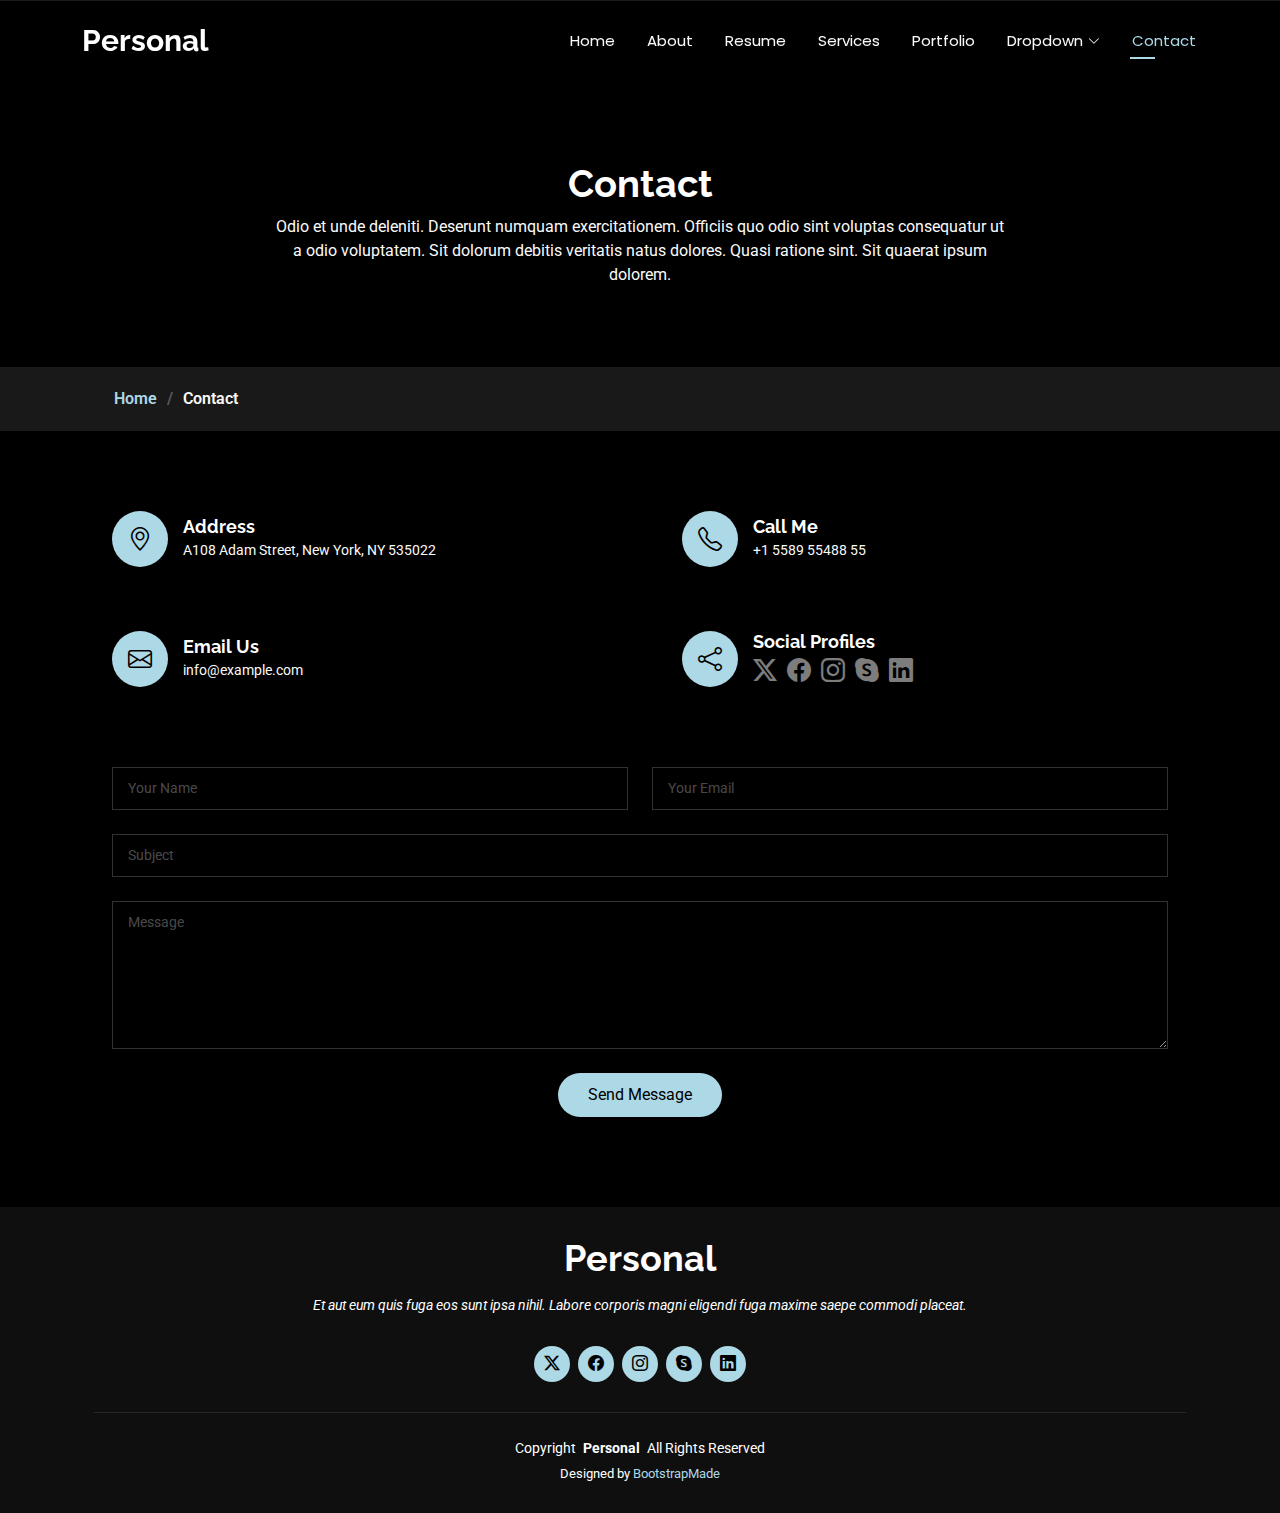
<file: contact.html>
<!DOCTYPE html>
<html lang="en">

<head>
  <meta charset="utf-8">
  <meta content="width=device-width, initial-scale=1.0" name="viewport">
  <title>Contact - Personal Bootstrap Template</title>
  <meta name="description" content="">
  <meta name="keywords" content="">

  <!-- Favicons -->
  <link href="assets/img/favicon.png" rel="icon">
  <link href="assets/img/apple-touch-icon.png" rel="apple-touch-icon">

  <!-- Fonts -->
  <link href="https://fonts.googleapis.com" rel="preconnect">
  <link href="https://fonts.gstatic.com" rel="preconnect" crossorigin>
  <link href="https://fonts.googleapis.com/css2?family=Roboto:ital,wght@0,100;0,300;0,400;0,500;0,700;0,900;1,100;1,300;1,400;1,500;1,700;1,900&family=Poppins:ital,wght@0,100;0,200;0,300;0,400;0,500;0,600;0,700;0,800;0,900;1,100;1,200;1,300;1,400;1,500;1,600;1,700;1,800;1,900&family=Raleway:ital,wght@0,100;0,200;0,300;0,400;0,500;0,600;0,700;0,800;0,900;1,100;1,200;1,300;1,400;1,500;1,600;1,700;1,800;1,900&display=swap" rel="stylesheet">

  <!-- Vendor CSS Files -->
  <link href="assets/vendor/bootstrap/css/bootstrap.min.css" rel="stylesheet">
  <link href="assets/vendor/bootstrap-icons/bootstrap-icons.css" rel="stylesheet">
  <link href="assets/vendor/aos/aos.css" rel="stylesheet">
  <link href="assets/vendor/swiper/swiper-bundle.min.css" rel="stylesheet">
  <link href="assets/vendor/glightbox/css/glightbox.min.css" rel="stylesheet">

  <!-- Main CSS File -->
  <link href="assets/css/main.css" rel="stylesheet">

  <!-- =======================================================
  * Template Name: Personal
  * Template URL: https://bootstrapmade.com/personal-free-resume-bootstrap-template/
  * Updated: Mar 05 2025 with Bootstrap v5.3.3
  * Author: BootstrapMade.com
  * License: https://bootstrapmade.com/license/
  ======================================================== -->
</head>

<body class="contact-page">

  <header id="header" class="header d-flex align-items-center fixed-top">
    <div class="container-fluid container-xl position-relative d-flex align-items-center justify-content-between">

      <a href="index.html" class="logo d-flex align-items-center">
        <!-- Uncomment the line below if you also wish to use an image logo -->
        <!-- <img src="assets/img/logo.webp" alt=""> -->
        <h1 class="sitename">Personal</h1>
      </a>

      <nav id="navmenu" class="navmenu">
        <ul>
          <li><a href="index.html">Home</a></li>
          <li><a href="about.html">About</a></li>
          <li><a href="resume.html">Resume</a></li>
          <li><a href="services.html">Services</a></li>
          <li><a href="portfolio.html">Portfolio</a></li>
          <li class="dropdown"><a href="#"><span>Dropdown</span> <i class="bi bi-chevron-down toggle-dropdown"></i></a>
            <ul>
              <li><a href="#">Dropdown 1</a></li>
              <li class="dropdown"><a href="#"><span>Deep Dropdown</span> <i class="bi bi-chevron-down toggle-dropdown"></i></a>
                <ul>
                  <li><a href="#">Deep Dropdown 1</a></li>
                  <li><a href="#">Deep Dropdown 2</a></li>
                  <li><a href="#">Deep Dropdown 3</a></li>
                  <li><a href="#">Deep Dropdown 4</a></li>
                  <li><a href="#">Deep Dropdown 5</a></li>
                </ul>
              </li>
              <li><a href="#">Dropdown 2</a></li>
              <li><a href="#">Dropdown 3</a></li>
              <li><a href="#">Dropdown 4</a></li>
            </ul>
          </li>
          <li><a href="contact.html" class="active">Contact</a></li>
        </ul>
        <i class="mobile-nav-toggle d-xl-none bi bi-list"></i>
      </nav>

    </div>
  </header>

  <main class="main">

    <!-- Page Title -->
    <div class="page-title" data-aos="fade">
      <div class="heading">
        <div class="container">
          <div class="row d-flex justify-content-center text-center">
            <div class="col-lg-8">
              <h1>Contact</h1>
              <p class="mb-0">Odio et unde deleniti. Deserunt numquam exercitationem. Officiis quo odio sint voluptas consequatur ut a odio voluptatem. Sit dolorum debitis veritatis natus dolores. Quasi ratione sint. Sit quaerat ipsum dolorem.</p>
            </div>
          </div>
        </div>
      </div>
      <nav class="breadcrumbs">
        <div class="container">
          <ol>
            <li><a href="index.html">Home</a></li>
            <li class="current">Contact</li>
          </ol>
        </div>
      </nav>
    </div><!-- End Page Title -->

    <!-- Contact Section -->
    <section id="contact" class="contact section">

      <div class="container" data-aos="fade-up" data-aos-delay="100">

        <div class="row gy-4">

          <div class="col-md-6">
            <div class="info-item d-flex align-items-center" data-aos="fade-up" data-aos-delay="200">
              <i class="icon bi bi-geo-alt flex-shrink-0"></i>
              <div>
                <h3>Address</h3>
                <p>A108 Adam Street, New York, NY 535022</p>
              </div>
            </div>
          </div><!-- End Info Item -->

          <div class="col-md-6">
            <div class="info-item d-flex align-items-center" data-aos="fade-up" data-aos-delay="300">
              <i class="icon bi bi-telephone flex-shrink-0"></i>
              <div>
                <h3>Call Me</h3>
                <p>+1 5589 55488 55</p>
              </div>
            </div>
          </div><!-- End Info Item -->

          <div class="col-md-6">
            <div class="info-item d-flex align-items-center" data-aos="fade-up" data-aos-delay="400">
              <i class="icon bi bi-envelope flex-shrink-0"></i>
              <div>
                <h3>Email Us</h3>
                <p>info@example.com</p>
              </div>
            </div>
          </div><!-- End Info Item -->

          <div class="col-md-6">
            <div class="info-item d-flex align-items-center" data-aos="fade-up" data-aos-delay="500">
              <i class="icon bi bi-share flex-shrink-0"></i>
              <div>
                <h3>Social Profiles</h3>
                <div class="social-links">
                  <a href="#"><i class="bi bi-twitter-x"></i></a>
                  <a href="#"><i class="bi bi-facebook"></i></a>
                  <a href="#"><i class="bi bi-instagram"></i></a>
                  <a href="#"><i class="bi bi-skype"></i></a>
                  <a href="#"><i class="bi bi-linkedin"></i></a>
                </div>
              </div>
            </div>
          </div><!-- End Info Item -->

        </div>

        <form action="forms/contact.php" method="post" class="php-email-form" data-aos="fade-up" data-aos-delay="600">
          <div class="row gy-4">

            <div class="col-md-6">
              <input type="text" name="name" class="form-control" placeholder="Your Name" required="">
            </div>

            <div class="col-md-6 ">
              <input type="email" class="form-control" name="email" placeholder="Your Email" required="">
            </div>

            <div class="col-md-12">
              <input type="text" class="form-control" name="subject" placeholder="Subject" required="">
            </div>

            <div class="col-md-12">
              <textarea class="form-control" name="message" rows="6" placeholder="Message" required=""></textarea>
            </div>

            <div class="col-md-12 text-center">
              <div class="loading">Loading</div>
              <div class="error-message"></div>
              <div class="sent-message">Your message has been sent. Thank you!</div>

              <button type="submit">Send Message</button>
            </div>

          </div>
        </form><!-- End Contact Form -->

      </div>

    </section><!-- /Contact Section -->

  </main>

  <footer id="footer" class="footer dark-background">
    <div class="container">
      <h3 class="sitename">Personal</h3>
      <p>Et aut eum quis fuga eos sunt ipsa nihil. Labore corporis magni eligendi fuga maxime saepe commodi placeat.</p>
      <div class="social-links d-flex justify-content-center">
        <a href=""><i class="bi bi-twitter-x"></i></a>
        <a href=""><i class="bi bi-facebook"></i></a>
        <a href=""><i class="bi bi-instagram"></i></a>
        <a href=""><i class="bi bi-skype"></i></a>
        <a href=""><i class="bi bi-linkedin"></i></a>
      </div>
      <div class="container">
        <div class="copyright">
          <span>Copyright</span> <strong class="px-1 sitename">Personal</strong> <span>All Rights Reserved</span>
        </div>
        <div class="credits">
          <!-- All the links in the footer should remain intact. -->
          <!-- You can delete the links only if you've purchased the pro version. -->
          <!-- Licensing information: https://bootstrapmade.com/license/ -->
          <!-- Purchase the pro version with working PHP/AJAX contact form: [buy-url] -->
          Designed by <a href="https://bootstrapmade.com/">BootstrapMade</a>
        </div>
      </div>
    </div>
  </footer>

  <!-- Scroll Top -->
  <a href="#" id="scroll-top" class="scroll-top d-flex align-items-center justify-content-center"><i class="bi bi-arrow-up-short"></i></a>

  <!-- Preloader -->
  <div id="preloader"></div>

  <!-- Vendor JS Files -->
  <script src="assets/vendor/bootstrap/js/bootstrap.bundle.min.js"></script>
  <script src="assets/vendor/php-email-form/validate.js"></script>
  <script src="assets/vendor/aos/aos.js"></script>
  <script src="assets/vendor/typed.js/typed.umd.js"></script>
  <script src="assets/vendor/purecounter/purecounter_vanilla.js"></script>
  <script src="assets/vendor/waypoints/noframework.waypoints.js"></script>
  <script src="assets/vendor/swiper/swiper-bundle.min.js"></script>
  <script src="assets/vendor/glightbox/js/glightbox.min.js"></script>
  <script src="assets/vendor/imagesloaded/imagesloaded.pkgd.min.js"></script>
  <script src="assets/vendor/isotope-layout/isotope.pkgd.min.js"></script>

  <!-- Main JS File -->
  <script src="assets/js/main.js"></script>

</body>

</html>
</file>
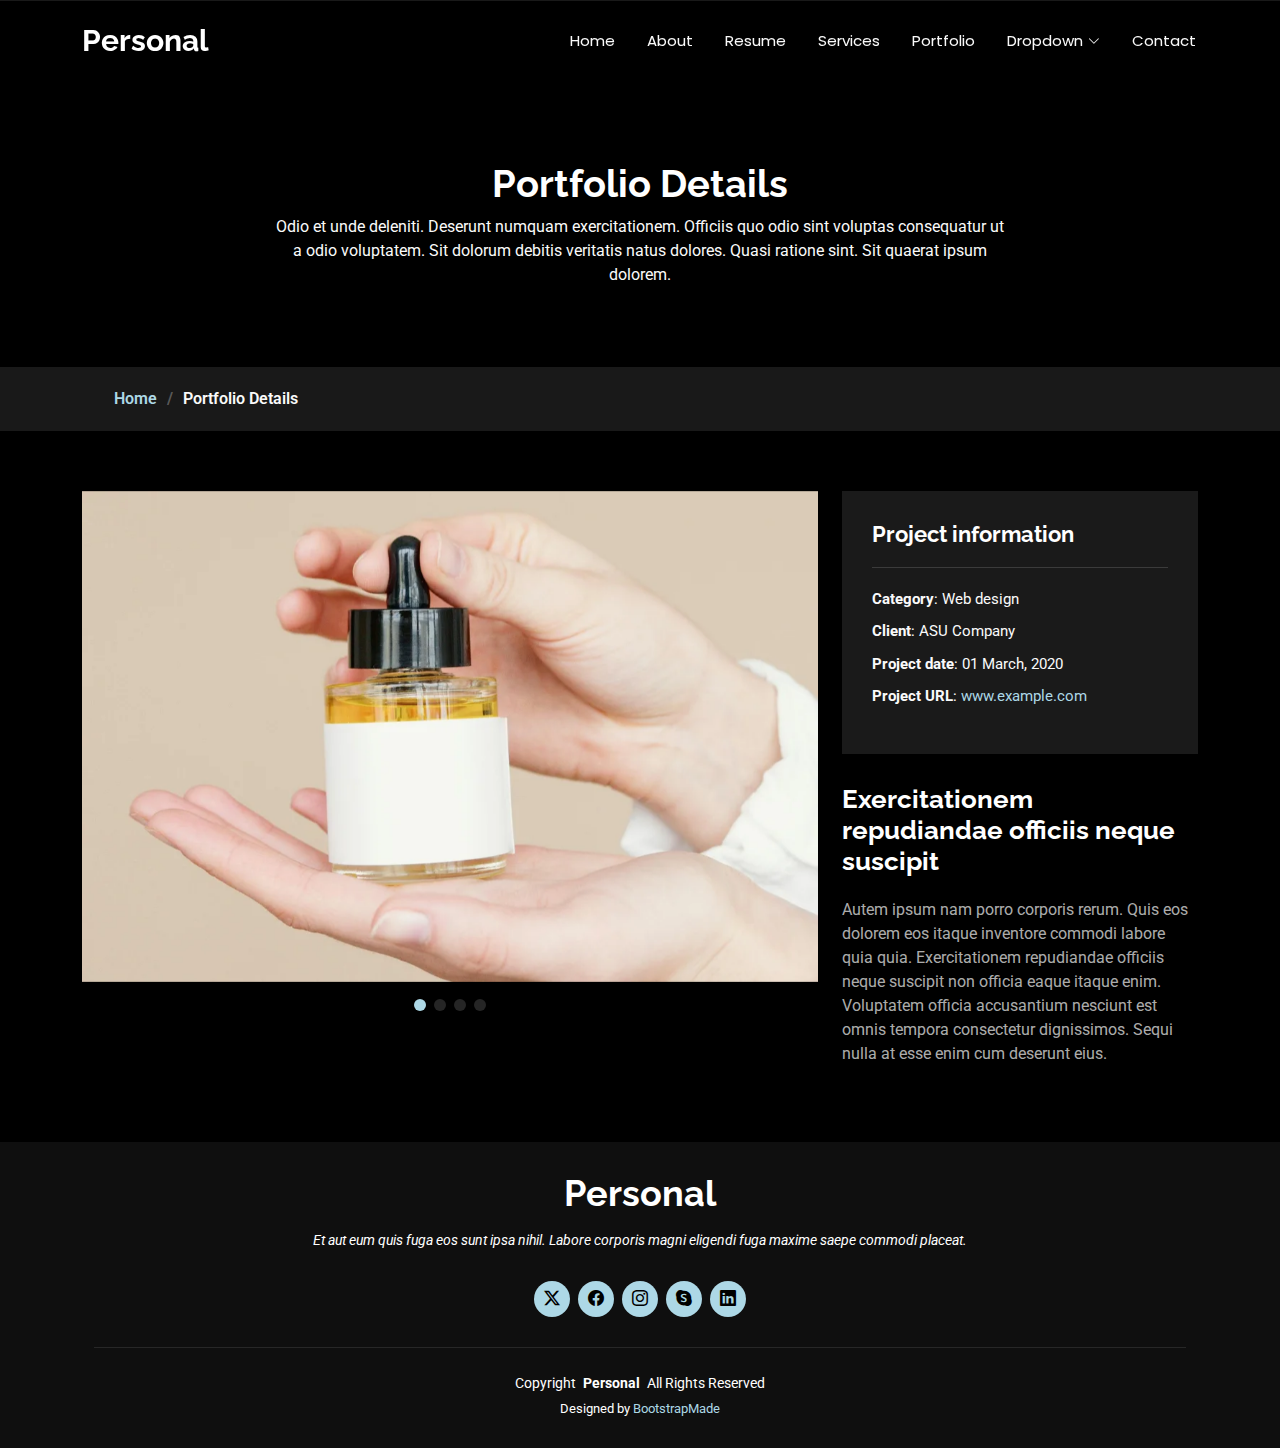
<file: portfolio-details.html>
<!DOCTYPE html>
<html lang="en">

<head>
  <meta charset="utf-8">
  <meta content="width=device-width, initial-scale=1.0" name="viewport">
  <title>Portfolio Details - Personal Bootstrap Template</title>
  <meta name="description" content="">
  <meta name="keywords" content="">

  <!-- Favicons -->
  <link href="assets/img/favicon.png" rel="icon">
  <link href="assets/img/apple-touch-icon.png" rel="apple-touch-icon">

  <!-- Fonts -->
  <link href="https://fonts.googleapis.com" rel="preconnect">
  <link href="https://fonts.gstatic.com" rel="preconnect" crossorigin>
  <link href="https://fonts.googleapis.com/css2?family=Roboto:ital,wght@0,100;0,300;0,400;0,500;0,700;0,900;1,100;1,300;1,400;1,500;1,700;1,900&family=Poppins:ital,wght@0,100;0,200;0,300;0,400;0,500;0,600;0,700;0,800;0,900;1,100;1,200;1,300;1,400;1,500;1,600;1,700;1,800;1,900&family=Raleway:ital,wght@0,100;0,200;0,300;0,400;0,500;0,600;0,700;0,800;0,900;1,100;1,200;1,300;1,400;1,500;1,600;1,700;1,800;1,900&display=swap" rel="stylesheet">

  <!-- Vendor CSS Files -->
  <link href="assets/vendor/bootstrap/css/bootstrap.min.css" rel="stylesheet">
  <link href="assets/vendor/bootstrap-icons/bootstrap-icons.css" rel="stylesheet">
  <link href="assets/vendor/aos/aos.css" rel="stylesheet">
  <link href="assets/vendor/swiper/swiper-bundle.min.css" rel="stylesheet">
  <link href="assets/vendor/glightbox/css/glightbox.min.css" rel="stylesheet">

  <!-- Main CSS File -->
  <link href="assets/css/main.css" rel="stylesheet">

  <!-- =======================================================
  * Template Name: Personal
  * Template URL: https://bootstrapmade.com/personal-free-resume-bootstrap-template/
  * Updated: Mar 05 2025 with Bootstrap v5.3.3
  * Author: BootstrapMade.com
  * License: https://bootstrapmade.com/license/
  ======================================================== -->
</head>

<body class="portfolio-details-page">

  <header id="header" class="header d-flex align-items-center fixed-top">
    <div class="container-fluid container-xl position-relative d-flex align-items-center justify-content-between">

      <a href="index.html" class="logo d-flex align-items-center">
        <!-- Uncomment the line below if you also wish to use an image logo -->
        <!-- <img src="assets/img/logo.webp" alt=""> -->
        <h1 class="sitename">Personal</h1>
      </a>

      <nav id="navmenu" class="navmenu">
        <ul>
          <li><a href="index.html">Home</a></li>
          <li><a href="about.html">About</a></li>
          <li><a href="resume.html">Resume</a></li>
          <li><a href="services.html">Services</a></li>
          <li><a href="portfolio.html">Portfolio</a></li>
          <li class="dropdown"><a href="#"><span>Dropdown</span> <i class="bi bi-chevron-down toggle-dropdown"></i></a>
            <ul>
              <li><a href="#">Dropdown 1</a></li>
              <li class="dropdown"><a href="#"><span>Deep Dropdown</span> <i class="bi bi-chevron-down toggle-dropdown"></i></a>
                <ul>
                  <li><a href="#">Deep Dropdown 1</a></li>
                  <li><a href="#">Deep Dropdown 2</a></li>
                  <li><a href="#">Deep Dropdown 3</a></li>
                  <li><a href="#">Deep Dropdown 4</a></li>
                  <li><a href="#">Deep Dropdown 5</a></li>
                </ul>
              </li>
              <li><a href="#">Dropdown 2</a></li>
              <li><a href="#">Dropdown 3</a></li>
              <li><a href="#">Dropdown 4</a></li>
            </ul>
          </li>
          <li><a href="contact.html">Contact</a></li>
        </ul>
        <i class="mobile-nav-toggle d-xl-none bi bi-list"></i>
      </nav>

    </div>
  </header>

  <main class="main">

    <!-- Page Title -->
    <div class="page-title" data-aos="fade">
      <div class="heading">
        <div class="container">
          <div class="row d-flex justify-content-center text-center">
            <div class="col-lg-8">
              <h1>Portfolio Details</h1>
              <p class="mb-0">Odio et unde deleniti. Deserunt numquam exercitationem. Officiis quo odio sint voluptas consequatur ut a odio voluptatem. Sit dolorum debitis veritatis natus dolores. Quasi ratione sint. Sit quaerat ipsum dolorem.</p>
            </div>
          </div>
        </div>
      </div>
      <nav class="breadcrumbs">
        <div class="container">
          <ol>
            <li><a href="index.html">Home</a></li>
            <li class="current">Portfolio Details</li>
          </ol>
        </div>
      </nav>
    </div><!-- End Page Title -->

    <!-- Portfolio Details Section -->
    <section id="portfolio-details" class="portfolio-details section">

      <div class="container" data-aos="fade-up" data-aos-delay="100">

        <div class="row gy-4">

          <div class="col-lg-8">
            <div class="portfolio-details-slider swiper init-swiper">

              <script type="application/json" class="swiper-config">
                {
                  "loop": true,
                  "speed": 600,
                  "autoplay": {
                    "delay": 5000
                  },
                  "slidesPerView": "auto",
                  "pagination": {
                    "el": ".swiper-pagination",
                    "type": "bullets",
                    "clickable": true
                  }
                }
              </script>

              <div class="swiper-wrapper align-items-center">

                <div class="swiper-slide">
                  <img src="assets/img/portfolio/portfolio-1.webp" alt="">
                </div>

                <div class="swiper-slide">
                  <img src="assets/img/portfolio/portfolio-10.webp" alt="">
                </div>

                <div class="swiper-slide">
                  <img src="assets/img/portfolio/portfolio-7.webp" alt="">
                </div>

                <div class="swiper-slide">
                  <img src="assets/img/portfolio/portfolio-4.webp" alt="">
                </div>

              </div>
              <div class="swiper-pagination"></div>
            </div>
          </div>

          <div class="col-lg-4">
            <div class="portfolio-info" data-aos="fade-up" data-aos-delay="200">
              <h3>Project information</h3>
              <ul>
                <li><strong>Category</strong>: Web design</li>
                <li><strong>Client</strong>: ASU Company</li>
                <li><strong>Project date</strong>: 01 March, 2020</li>
                <li><strong>Project URL</strong>: <a href="#">www.example.com</a></li>
              </ul>
            </div>
            <div class="portfolio-description" data-aos="fade-up" data-aos-delay="300">
              <h2>Exercitationem repudiandae officiis neque suscipit</h2>
              <p>
                Autem ipsum nam porro corporis rerum. Quis eos dolorem eos itaque inventore commodi labore quia quia. Exercitationem repudiandae officiis neque suscipit non officia eaque itaque enim. Voluptatem officia accusantium nesciunt est omnis tempora consectetur dignissimos. Sequi nulla at esse enim cum deserunt eius.
              </p>
            </div>
          </div>

        </div>

      </div>

    </section><!-- /Portfolio Details Section -->

  </main>

  <footer id="footer" class="footer dark-background">
    <div class="container">
      <h3 class="sitename">Personal</h3>
      <p>Et aut eum quis fuga eos sunt ipsa nihil. Labore corporis magni eligendi fuga maxime saepe commodi placeat.</p>
      <div class="social-links d-flex justify-content-center">
        <a href=""><i class="bi bi-twitter-x"></i></a>
        <a href=""><i class="bi bi-facebook"></i></a>
        <a href=""><i class="bi bi-instagram"></i></a>
        <a href=""><i class="bi bi-skype"></i></a>
        <a href=""><i class="bi bi-linkedin"></i></a>
      </div>
      <div class="container">
        <div class="copyright">
          <span>Copyright</span> <strong class="px-1 sitename">Personal</strong> <span>All Rights Reserved</span>
        </div>
        <div class="credits">
          <!-- All the links in the footer should remain intact. -->
          <!-- You can delete the links only if you've purchased the pro version. -->
          <!-- Licensing information: https://bootstrapmade.com/license/ -->
          <!-- Purchase the pro version with working PHP/AJAX contact form: [buy-url] -->
          Designed by <a href="https://bootstrapmade.com/">BootstrapMade</a>
        </div>
      </div>
    </div>
  </footer>

  <!-- Scroll Top -->
  <a href="#" id="scroll-top" class="scroll-top d-flex align-items-center justify-content-center"><i class="bi bi-arrow-up-short"></i></a>

  <!-- Preloader -->
  <div id="preloader"></div>

  <!-- Vendor JS Files -->
  <script src="assets/vendor/bootstrap/js/bootstrap.bundle.min.js"></script>
  <script src="assets/vendor/php-email-form/validate.js"></script>
  <script src="assets/vendor/aos/aos.js"></script>
  <script src="assets/vendor/typed.js/typed.umd.js"></script>
  <script src="assets/vendor/purecounter/purecounter_vanilla.js"></script>
  <script src="assets/vendor/waypoints/noframework.waypoints.js"></script>
  <script src="assets/vendor/swiper/swiper-bundle.min.js"></script>
  <script src="assets/vendor/glightbox/js/glightbox.min.js"></script>
  <script src="assets/vendor/imagesloaded/imagesloaded.pkgd.min.js"></script>
  <script src="assets/vendor/isotope-layout/isotope.pkgd.min.js"></script>

  <!-- Main JS File -->
  <script src="assets/js/main.js"></script>

</body>

</html>
</file>
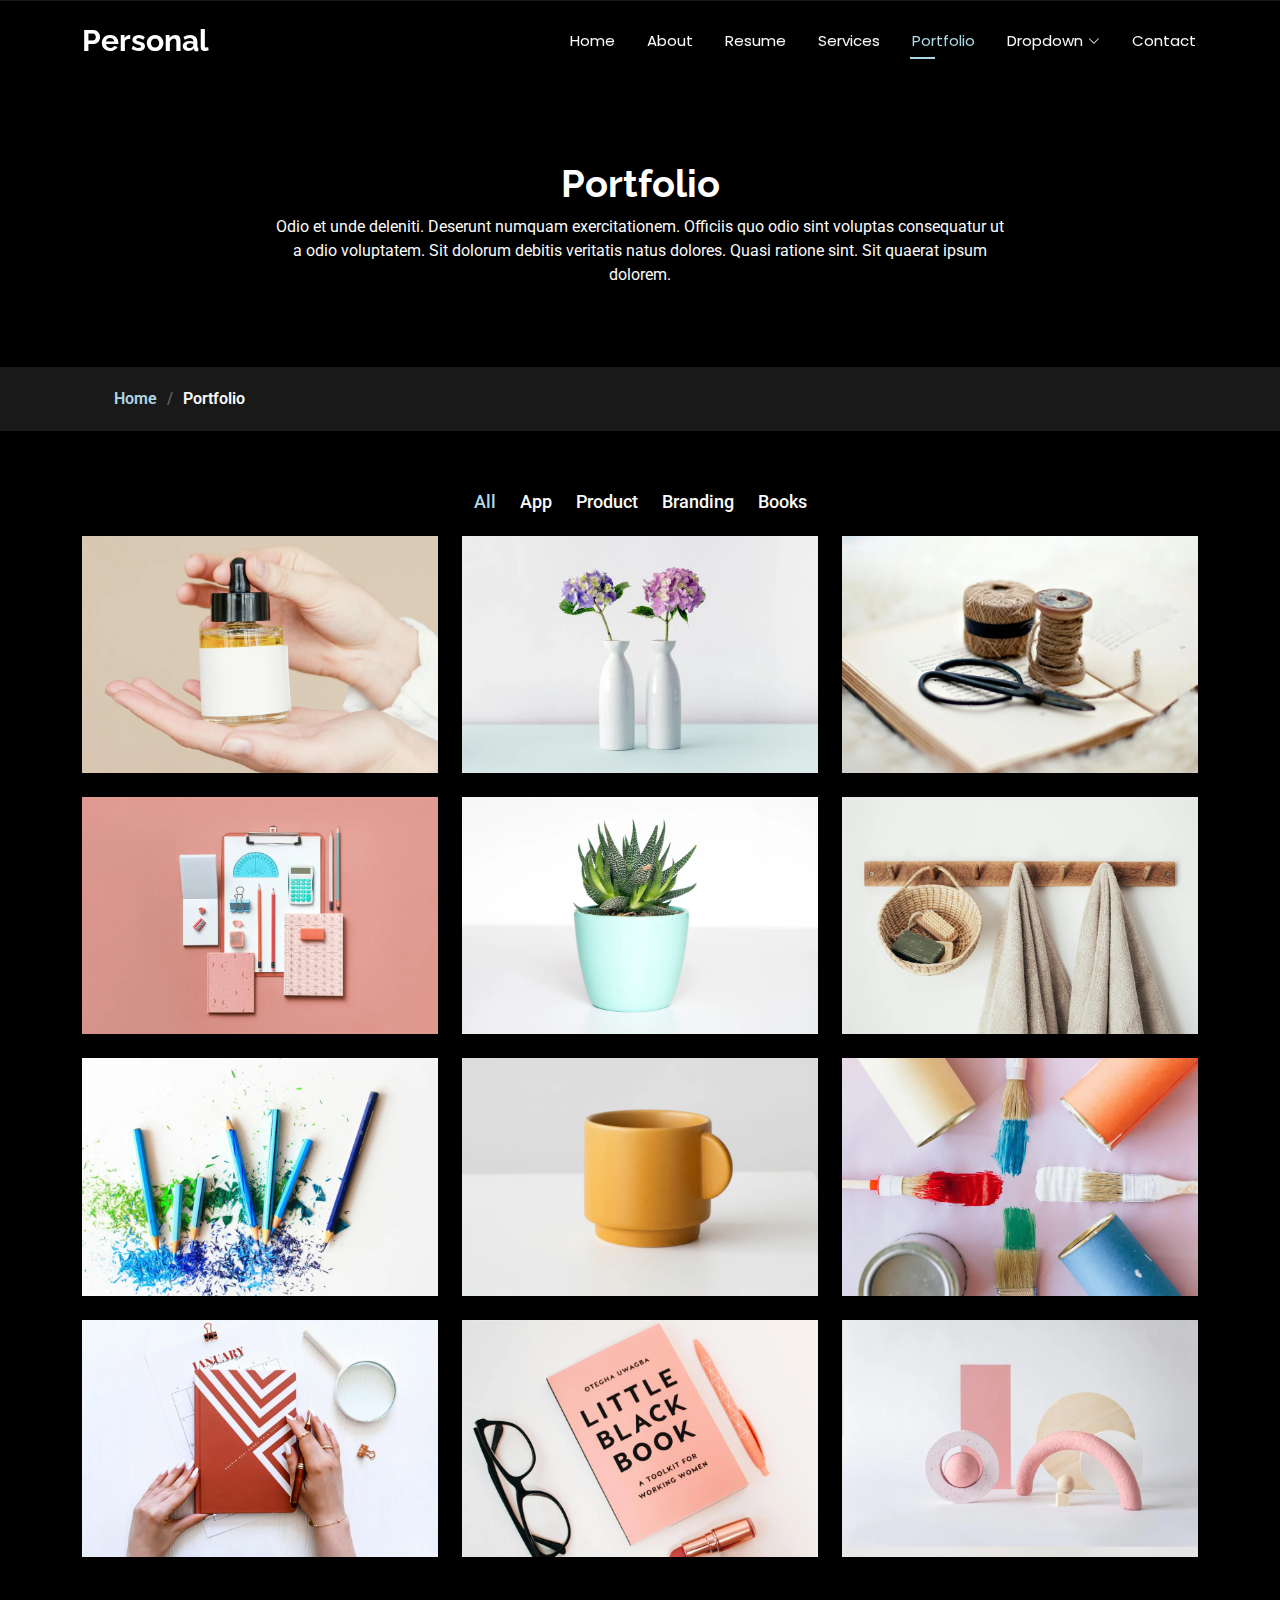
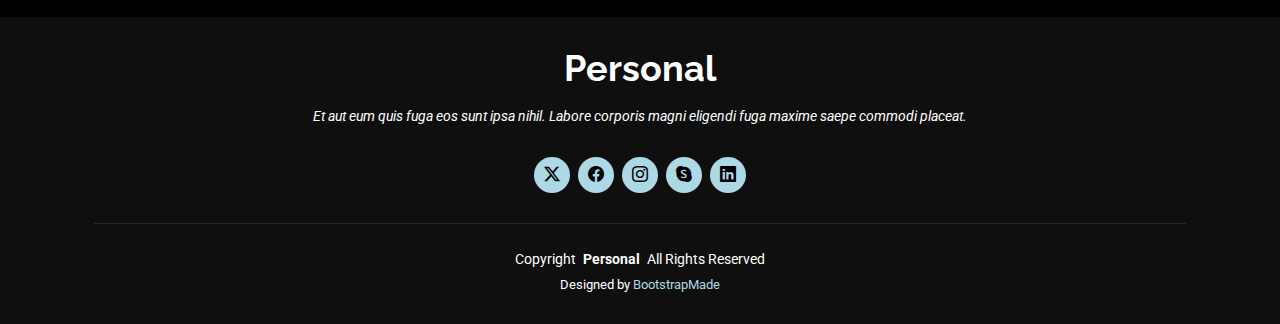
<file: portfolio.html>
<!DOCTYPE html>
<html lang="en">

<head>
  <meta charset="utf-8">
  <meta content="width=device-width, initial-scale=1.0" name="viewport">
  <title>Portfolio - Personal Bootstrap Template</title>
  <meta name="description" content="">
  <meta name="keywords" content="">

  <!-- Favicons -->
  <link href="assets/img/favicon.png" rel="icon">
  <link href="assets/img/apple-touch-icon.png" rel="apple-touch-icon">

  <!-- Fonts -->
  <link href="https://fonts.googleapis.com" rel="preconnect">
  <link href="https://fonts.gstatic.com" rel="preconnect" crossorigin>
  <link href="https://fonts.googleapis.com/css2?family=Roboto:ital,wght@0,100;0,300;0,400;0,500;0,700;0,900;1,100;1,300;1,400;1,500;1,700;1,900&family=Poppins:ital,wght@0,100;0,200;0,300;0,400;0,500;0,600;0,700;0,800;0,900;1,100;1,200;1,300;1,400;1,500;1,600;1,700;1,800;1,900&family=Raleway:ital,wght@0,100;0,200;0,300;0,400;0,500;0,600;0,700;0,800;0,900;1,100;1,200;1,300;1,400;1,500;1,600;1,700;1,800;1,900&display=swap" rel="stylesheet">

  <!-- Vendor CSS Files -->
  <link href="assets/vendor/bootstrap/css/bootstrap.min.css" rel="stylesheet">
  <link href="assets/vendor/bootstrap-icons/bootstrap-icons.css" rel="stylesheet">
  <link href="assets/vendor/aos/aos.css" rel="stylesheet">
  <link href="assets/vendor/swiper/swiper-bundle.min.css" rel="stylesheet">
  <link href="assets/vendor/glightbox/css/glightbox.min.css" rel="stylesheet">

  <!-- Main CSS File -->
  <link href="assets/css/main.css" rel="stylesheet">

  <!-- =======================================================
  * Template Name: Personal
  * Template URL: https://bootstrapmade.com/personal-free-resume-bootstrap-template/
  * Updated: Mar 05 2025 with Bootstrap v5.3.3
  * Author: BootstrapMade.com
  * License: https://bootstrapmade.com/license/
  ======================================================== -->
</head>

<body class="portfolio-page">

  <header id="header" class="header d-flex align-items-center fixed-top">
    <div class="container-fluid container-xl position-relative d-flex align-items-center justify-content-between">

      <a href="index.html" class="logo d-flex align-items-center">
        <!-- Uncomment the line below if you also wish to use an image logo -->
        <!-- <img src="assets/img/logo.webp" alt=""> -->
        <h1 class="sitename">Personal</h1>
      </a>

      <nav id="navmenu" class="navmenu">
        <ul>
          <li><a href="index.html">Home</a></li>
          <li><a href="about.html">About</a></li>
          <li><a href="resume.html">Resume</a></li>
          <li><a href="services.html">Services</a></li>
          <li><a href="portfolio.html" class="active">Portfolio</a></li>
          <li class="dropdown"><a href="#"><span>Dropdown</span> <i class="bi bi-chevron-down toggle-dropdown"></i></a>
            <ul>
              <li><a href="#">Dropdown 1</a></li>
              <li class="dropdown"><a href="#"><span>Deep Dropdown</span> <i class="bi bi-chevron-down toggle-dropdown"></i></a>
                <ul>
                  <li><a href="#">Deep Dropdown 1</a></li>
                  <li><a href="#">Deep Dropdown 2</a></li>
                  <li><a href="#">Deep Dropdown 3</a></li>
                  <li><a href="#">Deep Dropdown 4</a></li>
                  <li><a href="#">Deep Dropdown 5</a></li>
                </ul>
              </li>
              <li><a href="#">Dropdown 2</a></li>
              <li><a href="#">Dropdown 3</a></li>
              <li><a href="#">Dropdown 4</a></li>
            </ul>
          </li>
          <li><a href="contact.html">Contact</a></li>
        </ul>
        <i class="mobile-nav-toggle d-xl-none bi bi-list"></i>
      </nav>

    </div>
  </header>

  <main class="main">

    <!-- Page Title -->
    <div class="page-title" data-aos="fade">
      <div class="heading">
        <div class="container">
          <div class="row d-flex justify-content-center text-center">
            <div class="col-lg-8">
              <h1>Portfolio</h1>
              <p class="mb-0">Odio et unde deleniti. Deserunt numquam exercitationem. Officiis quo odio sint voluptas consequatur ut a odio voluptatem. Sit dolorum debitis veritatis natus dolores. Quasi ratione sint. Sit quaerat ipsum dolorem.</p>
            </div>
          </div>
        </div>
      </div>
      <nav class="breadcrumbs">
        <div class="container">
          <ol>
            <li><a href="index.html">Home</a></li>
            <li class="current">Portfolio</li>
          </ol>
        </div>
      </nav>
    </div><!-- End Page Title -->

    <!-- Portfolio Section -->
    <section id="portfolio" class="portfolio section">

      <div class="container">

        <div class="isotope-layout" data-default-filter="*" data-layout="masonry" data-sort="original-order">

          <ul class="portfolio-filters isotope-filters" data-aos="fade-up" data-aos-delay="100">
            <li data-filter="*" class="filter-active">All</li>
            <li data-filter=".filter-app">App</li>
            <li data-filter=".filter-product">Product</li>
            <li data-filter=".filter-branding">Branding</li>
            <li data-filter=".filter-books">Books</li>
          </ul><!-- End Portfolio Filters -->

          <div class="row gy-4 isotope-container" data-aos="fade-up" data-aos-delay="200">

            <div class="col-lg-4 col-md-6 portfolio-item isotope-item filter-app">
              <div class="portfolio-content h-100">
                <img src="assets/img/portfolio/portfolio-1.webp" class="img-fluid" alt="">
                <div class="portfolio-info">
                  <h4>App 1</h4>
                  <p>Lorem ipsum, dolor sit amet consectetur</p>
                  <a href="assets/img/portfolio/portfolio-1.webp" title="App 1" data-gallery="portfolio-gallery-app" class="glightbox preview-link"><i class="bi bi-zoom-in"></i></a>
                  <a href="portfolio-details.html" title="More Details" class="details-link"><i class="bi bi-link-45deg"></i></a>
                </div>
              </div>
            </div><!-- End Portfolio Item -->

            <div class="col-lg-4 col-md-6 portfolio-item isotope-item filter-product">
              <div class="portfolio-content h-100">
                <img src="assets/img/portfolio/portfolio-10.webp" class="img-fluid" alt="">
                <div class="portfolio-info">
                  <h4>Product 1</h4>
                  <p>Lorem ipsum, dolor sit amet consectetur</p>
                  <a href="assets/img/portfolio/portfolio-10.webp" title="Product 1" data-gallery="portfolio-gallery-product" class="glightbox preview-link"><i class="bi bi-zoom-in"></i></a>
                  <a href="portfolio-details.html" title="More Details" class="details-link"><i class="bi bi-link-45deg"></i></a>
                </div>
              </div>
            </div><!-- End Portfolio Item -->

            <div class="col-lg-4 col-md-6 portfolio-item isotope-item filter-branding">
              <div class="portfolio-content h-100">
                <img src="assets/img/portfolio/portfolio-7.webp" class="img-fluid" alt="">
                <div class="portfolio-info">
                  <h4>Branding 1</h4>
                  <p>Lorem ipsum, dolor sit amet consectetur</p>
                  <a href="assets/img/portfolio/portfolio-7.webp" title="Branding 1" data-gallery="portfolio-gallery-branding" class="glightbox preview-link"><i class="bi bi-zoom-in"></i></a>
                  <a href="portfolio-details.html" title="More Details" class="details-link"><i class="bi bi-link-45deg"></i></a>
                </div>
              </div>
            </div><!-- End Portfolio Item -->

            <div class="col-lg-4 col-md-6 portfolio-item isotope-item filter-books">
              <div class="portfolio-content h-100">
                <img src="assets/img/portfolio/portfolio-4.webp" class="img-fluid" alt="">
                <div class="portfolio-info">
                  <h4>Books 1</h4>
                  <p>Lorem ipsum, dolor sit amet consectetur</p>
                  <a href="assets/img/portfolio/portfolio-4.webp" title="Branding 1" data-gallery="portfolio-gallery-book" class="glightbox preview-link"><i class="bi bi-zoom-in"></i></a>
                  <a href="portfolio-details.html" title="More Details" class="details-link"><i class="bi bi-link-45deg"></i></a>
                </div>
              </div>
            </div><!-- End Portfolio Item -->

            <div class="col-lg-4 col-md-6 portfolio-item isotope-item filter-app">
              <div class="portfolio-content h-100">
                <img src="assets/img/portfolio/portfolio-2.webp" class="img-fluid" alt="">
                <div class="portfolio-info">
                  <h4>App 2</h4>
                  <p>Lorem ipsum, dolor sit amet consectetur</p>
                  <a href="assets/img/portfolio/portfolio-2.webp" title="App 2" data-gallery="portfolio-gallery-app" class="glightbox preview-link"><i class="bi bi-zoom-in"></i></a>
                  <a href="portfolio-details.html" title="More Details" class="details-link"><i class="bi bi-link-45deg"></i></a>
                </div>
              </div>
            </div><!-- End Portfolio Item -->

            <div class="col-lg-4 col-md-6 portfolio-item isotope-item filter-product">
              <div class="portfolio-content h-100">
                <img src="assets/img/portfolio/portfolio-11.webp" class="img-fluid" alt="">
                <div class="portfolio-info">
                  <h4>Product 2</h4>
                  <p>Lorem ipsum, dolor sit amet consectetur</p>
                  <a href="assets/img/portfolio/portfolio-11.webp" title="Product 2" data-gallery="portfolio-gallery-product" class="glightbox preview-link"><i class="bi bi-zoom-in"></i></a>
                  <a href="portfolio-details.html" title="More Details" class="details-link"><i class="bi bi-link-45deg"></i></a>
                </div>
              </div>
            </div><!-- End Portfolio Item -->

            <div class="col-lg-4 col-md-6 portfolio-item isotope-item filter-branding">
              <div class="portfolio-content h-100">
                <img src="assets/img/portfolio/portfolio-8.webp" class="img-fluid" alt="">
                <div class="portfolio-info">
                  <h4>Branding 2</h4>
                  <p>Lorem ipsum, dolor sit amet consectetur</p>
                  <a href="assets/img/portfolio/portfolio-8.webp" title="Branding 2" data-gallery="portfolio-gallery-branding" class="glightbox preview-link"><i class="bi bi-zoom-in"></i></a>
                  <a href="portfolio-details.html" title="More Details" class="details-link"><i class="bi bi-link-45deg"></i></a>
                </div>
              </div>
            </div><!-- End Portfolio Item -->

            <div class="col-lg-4 col-md-6 portfolio-item isotope-item filter-books">
              <div class="portfolio-content h-100">
                <img src="assets/img/portfolio/portfolio-5.webp" class="img-fluid" alt="">
                <div class="portfolio-info">
                  <h4>Books 2</h4>
                  <p>Lorem ipsum, dolor sit amet consectetur</p>
                  <a href="assets/img/portfolio/portfolio-5.webp" title="Branding 2" data-gallery="portfolio-gallery-book" class="glightbox preview-link"><i class="bi bi-zoom-in"></i></a>
                  <a href="portfolio-details.html" title="More Details" class="details-link"><i class="bi bi-link-45deg"></i></a>
                </div>
              </div>
            </div><!-- End Portfolio Item -->

            <div class="col-lg-4 col-md-6 portfolio-item isotope-item filter-app">
              <div class="portfolio-content h-100">
                <img src="assets/img/portfolio/portfolio-3.webp" class="img-fluid" alt="">
                <div class="portfolio-info">
                  <h4>App 3</h4>
                  <p>Lorem ipsum, dolor sit amet consectetur</p>
                  <a href="assets/img/portfolio/portfolio-3.webp" title="App 3" data-gallery="portfolio-gallery-app" class="glightbox preview-link"><i class="bi bi-zoom-in"></i></a>
                  <a href="portfolio-details.html" title="More Details" class="details-link"><i class="bi bi-link-45deg"></i></a>
                </div>
              </div>
            </div><!-- End Portfolio Item -->

            <div class="col-lg-4 col-md-6 portfolio-item isotope-item filter-product">
              <div class="portfolio-content h-100">
                <img src="assets/img/portfolio/portfolio-12.webp" class="img-fluid" alt="">
                <div class="portfolio-info">
                  <h4>Product 3</h4>
                  <p>Lorem ipsum, dolor sit amet consectetur</p>
                  <a href="assets/img/portfolio/portfolio-12.webp" title="Product 3" data-gallery="portfolio-gallery-product" class="glightbox preview-link"><i class="bi bi-zoom-in"></i></a>
                  <a href="portfolio-details.html" title="More Details" class="details-link"><i class="bi bi-link-45deg"></i></a>
                </div>
              </div>
            </div><!-- End Portfolio Item -->

            <div class="col-lg-4 col-md-6 portfolio-item isotope-item filter-branding">
              <div class="portfolio-content h-100">
                <img src="assets/img/portfolio/portfolio-9.webp" class="img-fluid" alt="">
                <div class="portfolio-info">
                  <h4>Branding 3</h4>
                  <p>Lorem ipsum, dolor sit amet consectetur</p>
                  <a href="assets/img/portfolio/portfolio-9.webp" title="Branding 2" data-gallery="portfolio-gallery-branding" class="glightbox preview-link"><i class="bi bi-zoom-in"></i></a>
                  <a href="portfolio-details.html" title="More Details" class="details-link"><i class="bi bi-link-45deg"></i></a>
                </div>
              </div>
            </div><!-- End Portfolio Item -->

            <div class="col-lg-4 col-md-6 portfolio-item isotope-item filter-books">
              <div class="portfolio-content h-100">
                <img src="assets/img/portfolio/portfolio-6.webp" class="img-fluid" alt="">
                <div class="portfolio-info">
                  <h4>Books 3</h4>
                  <p>Lorem ipsum, dolor sit amet consectetur</p>
                  <a href="assets/img/portfolio/portfolio-6.webp" title="Branding 3" data-gallery="portfolio-gallery-book" class="glightbox preview-link"><i class="bi bi-zoom-in"></i></a>
                  <a href="portfolio-details.html" title="More Details" class="details-link"><i class="bi bi-link-45deg"></i></a>
                </div>
              </div>
            </div><!-- End Portfolio Item -->

          </div><!-- End Portfolio Container -->

        </div>

      </div>

    </section><!-- /Portfolio Section -->

  </main>

  <footer id="footer" class="footer dark-background">
    <div class="container">
      <h3 class="sitename">Personal</h3>
      <p>Et aut eum quis fuga eos sunt ipsa nihil. Labore corporis magni eligendi fuga maxime saepe commodi placeat.</p>
      <div class="social-links d-flex justify-content-center">
        <a href=""><i class="bi bi-twitter-x"></i></a>
        <a href=""><i class="bi bi-facebook"></i></a>
        <a href=""><i class="bi bi-instagram"></i></a>
        <a href=""><i class="bi bi-skype"></i></a>
        <a href=""><i class="bi bi-linkedin"></i></a>
      </div>
      <div class="container">
        <div class="copyright">
          <span>Copyright</span> <strong class="px-1 sitename">Personal</strong> <span>All Rights Reserved</span>
        </div>
        <div class="credits">
          <!-- All the links in the footer should remain intact. -->
          <!-- You can delete the links only if you've purchased the pro version. -->
          <!-- Licensing information: https://bootstrapmade.com/license/ -->
          <!-- Purchase the pro version with working PHP/AJAX contact form: [buy-url] -->
          Designed by <a href="https://bootstrapmade.com/">BootstrapMade</a>
        </div>
      </div>
    </div>
  </footer>

  <!-- Scroll Top -->
  <a href="#" id="scroll-top" class="scroll-top d-flex align-items-center justify-content-center"><i class="bi bi-arrow-up-short"></i></a>

  <!-- Preloader -->
  <div id="preloader"></div>

  <!-- Vendor JS Files -->
  <script src="assets/vendor/bootstrap/js/bootstrap.bundle.min.js"></script>
  <script src="assets/vendor/php-email-form/validate.js"></script>
  <script src="assets/vendor/aos/aos.js"></script>
  <script src="assets/vendor/typed.js/typed.umd.js"></script>
  <script src="assets/vendor/purecounter/purecounter_vanilla.js"></script>
  <script src="assets/vendor/waypoints/noframework.waypoints.js"></script>
  <script src="assets/vendor/swiper/swiper-bundle.min.js"></script>
  <script src="assets/vendor/glightbox/js/glightbox.min.js"></script>
  <script src="assets/vendor/imagesloaded/imagesloaded.pkgd.min.js"></script>
  <script src="assets/vendor/isotope-layout/isotope.pkgd.min.js"></script>

  <!-- Main JS File -->
  <script src="assets/js/main.js"></script>

</body>

</html>
</file>
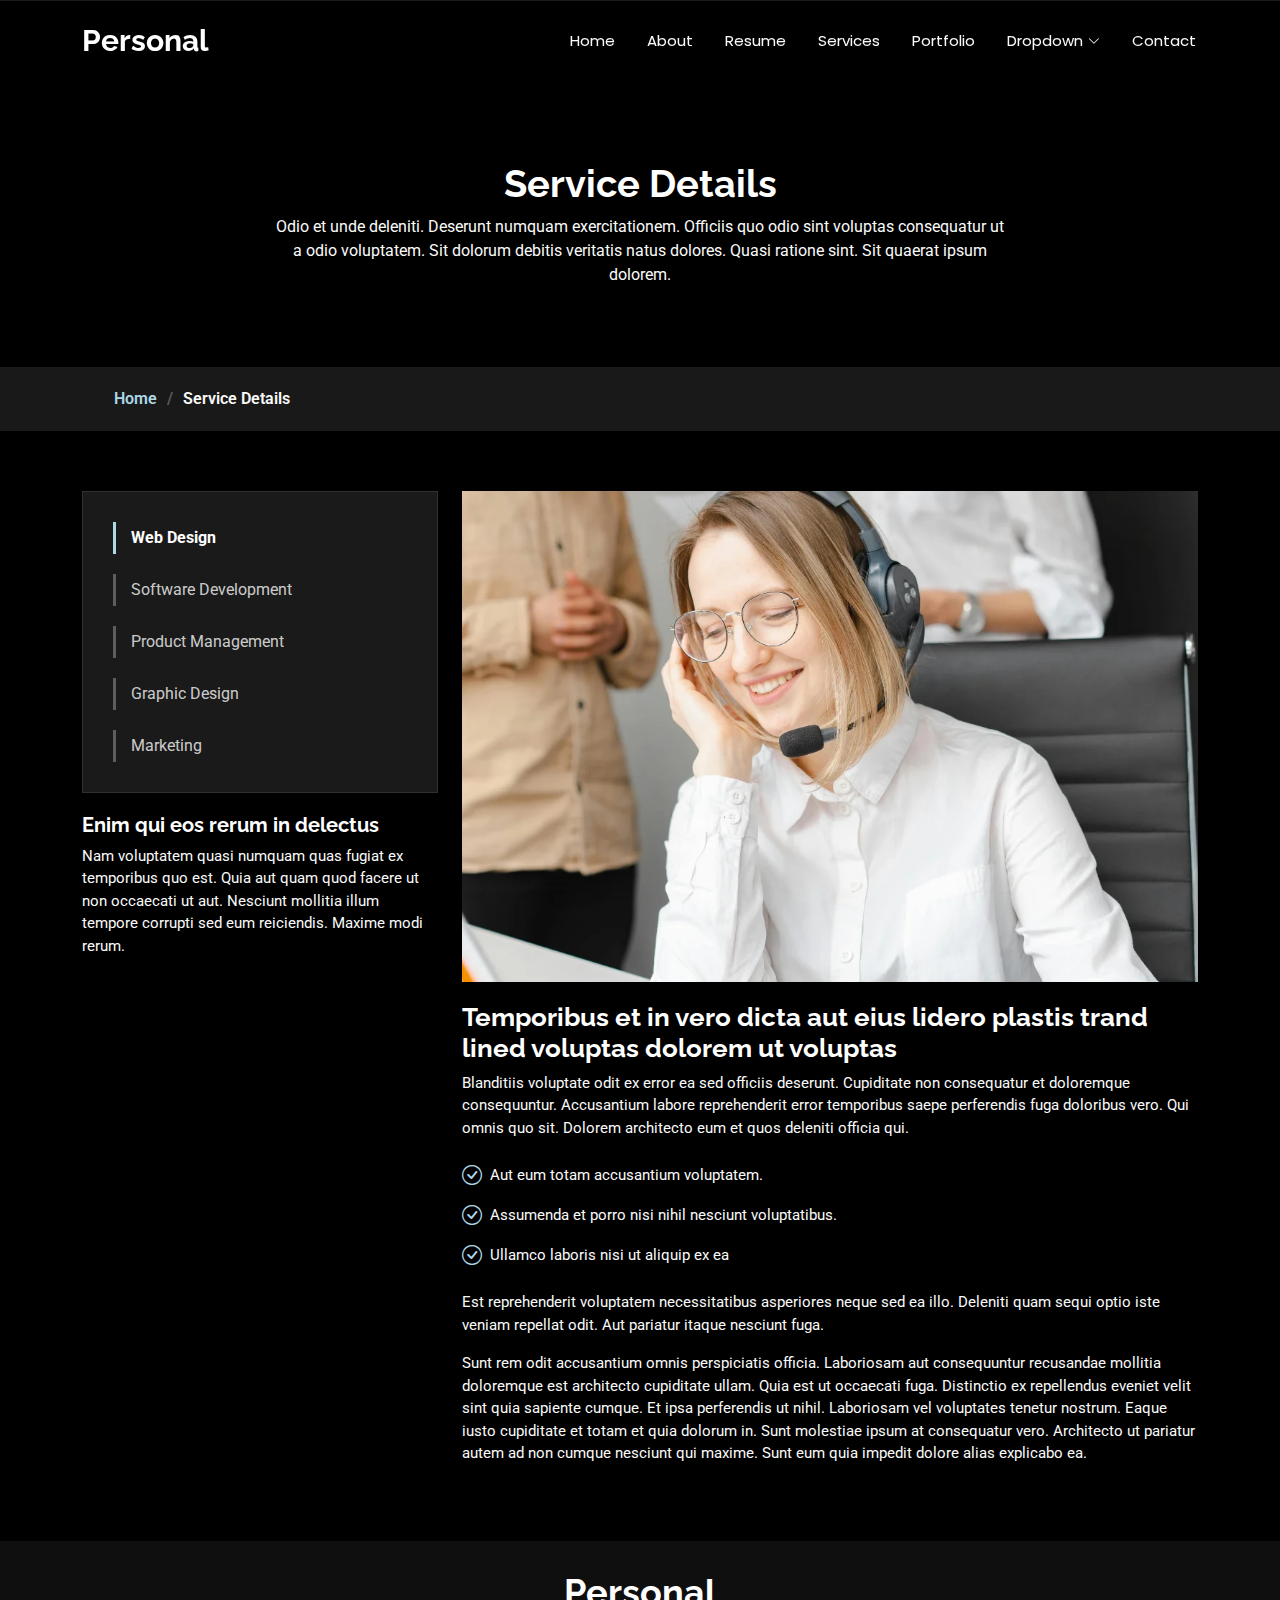
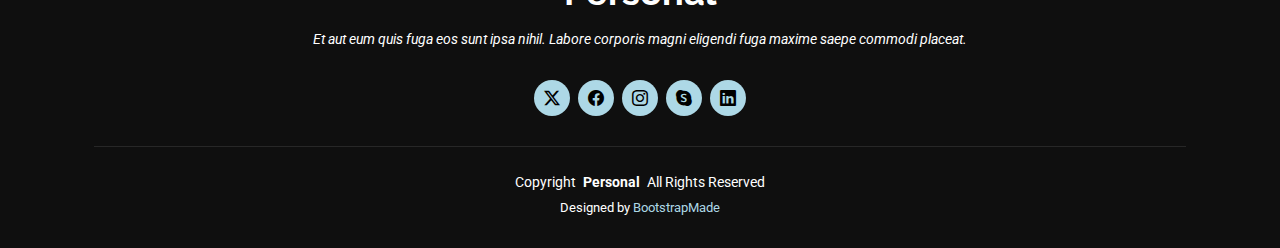
<file: service-details.html>
<!DOCTYPE html>
<html lang="en">

<head>
  <meta charset="utf-8">
  <meta content="width=device-width, initial-scale=1.0" name="viewport">
  <title>Service Details - Personal Bootstrap Template</title>
  <meta name="description" content="">
  <meta name="keywords" content="">

  <!-- Favicons -->
  <link href="assets/img/favicon.png" rel="icon">
  <link href="assets/img/apple-touch-icon.png" rel="apple-touch-icon">

  <!-- Fonts -->
  <link href="https://fonts.googleapis.com" rel="preconnect">
  <link href="https://fonts.gstatic.com" rel="preconnect" crossorigin>
  <link href="https://fonts.googleapis.com/css2?family=Roboto:ital,wght@0,100;0,300;0,400;0,500;0,700;0,900;1,100;1,300;1,400;1,500;1,700;1,900&family=Poppins:ital,wght@0,100;0,200;0,300;0,400;0,500;0,600;0,700;0,800;0,900;1,100;1,200;1,300;1,400;1,500;1,600;1,700;1,800;1,900&family=Raleway:ital,wght@0,100;0,200;0,300;0,400;0,500;0,600;0,700;0,800;0,900;1,100;1,200;1,300;1,400;1,500;1,600;1,700;1,800;1,900&display=swap" rel="stylesheet">

  <!-- Vendor CSS Files -->
  <link href="assets/vendor/bootstrap/css/bootstrap.min.css" rel="stylesheet">
  <link href="assets/vendor/bootstrap-icons/bootstrap-icons.css" rel="stylesheet">
  <link href="assets/vendor/aos/aos.css" rel="stylesheet">
  <link href="assets/vendor/swiper/swiper-bundle.min.css" rel="stylesheet">
  <link href="assets/vendor/glightbox/css/glightbox.min.css" rel="stylesheet">

  <!-- Main CSS File -->
  <link href="assets/css/main.css" rel="stylesheet">

  <!-- =======================================================
  * Template Name: Personal
  * Template URL: https://bootstrapmade.com/personal-free-resume-bootstrap-template/
  * Updated: Mar 05 2025 with Bootstrap v5.3.3
  * Author: BootstrapMade.com
  * License: https://bootstrapmade.com/license/
  ======================================================== -->
</head>

<body class="service-details-page">

  <header id="header" class="header d-flex align-items-center fixed-top">
    <div class="container-fluid container-xl position-relative d-flex align-items-center justify-content-between">

      <a href="index.html" class="logo d-flex align-items-center">
        <!-- Uncomment the line below if you also wish to use an image logo -->
        <!-- <img src="assets/img/logo.webp" alt=""> -->
        <h1 class="sitename">Personal</h1>
      </a>

      <nav id="navmenu" class="navmenu">
        <ul>
          <li><a href="index.html">Home</a></li>
          <li><a href="about.html">About</a></li>
          <li><a href="resume.html">Resume</a></li>
          <li><a href="services.html">Services</a></li>
          <li><a href="portfolio.html">Portfolio</a></li>
          <li class="dropdown"><a href="#"><span>Dropdown</span> <i class="bi bi-chevron-down toggle-dropdown"></i></a>
            <ul>
              <li><a href="#">Dropdown 1</a></li>
              <li class="dropdown"><a href="#"><span>Deep Dropdown</span> <i class="bi bi-chevron-down toggle-dropdown"></i></a>
                <ul>
                  <li><a href="#">Deep Dropdown 1</a></li>
                  <li><a href="#">Deep Dropdown 2</a></li>
                  <li><a href="#">Deep Dropdown 3</a></li>
                  <li><a href="#">Deep Dropdown 4</a></li>
                  <li><a href="#">Deep Dropdown 5</a></li>
                </ul>
              </li>
              <li><a href="#">Dropdown 2</a></li>
              <li><a href="#">Dropdown 3</a></li>
              <li><a href="#">Dropdown 4</a></li>
            </ul>
          </li>
          <li><a href="contact.html">Contact</a></li>
        </ul>
        <i class="mobile-nav-toggle d-xl-none bi bi-list"></i>
      </nav>

    </div>
  </header>

  <main class="main">

    <!-- Page Title -->
    <div class="page-title" data-aos="fade">
      <div class="heading">
        <div class="container">
          <div class="row d-flex justify-content-center text-center">
            <div class="col-lg-8">
              <h1>Service Details</h1>
              <p class="mb-0">Odio et unde deleniti. Deserunt numquam exercitationem. Officiis quo odio sint voluptas consequatur ut a odio voluptatem. Sit dolorum debitis veritatis natus dolores. Quasi ratione sint. Sit quaerat ipsum dolorem.</p>
            </div>
          </div>
        </div>
      </div>
      <nav class="breadcrumbs">
        <div class="container">
          <ol>
            <li><a href="index.html">Home</a></li>
            <li class="current">Service Details</li>
          </ol>
        </div>
      </nav>
    </div><!-- End Page Title -->

    <!-- Service Details Section -->
    <section id="service-details" class="service-details section">

      <div class="container">

        <div class="row gy-4">

          <div class="col-lg-4" data-aos="fade-up" data-aos-delay="100">
            <div class="services-list">
              <a href="#" class="active">Web Design</a>
              <a href="#">Software Development</a>
              <a href="#">Product Management</a>
              <a href="#">Graphic Design</a>
              <a href="#">Marketing</a>
            </div>

            <h4>Enim qui eos rerum in delectus</h4>
            <p>Nam voluptatem quasi numquam quas fugiat ex temporibus quo est. Quia aut quam quod facere ut non occaecati ut aut. Nesciunt mollitia illum tempore corrupti sed eum reiciendis. Maxime modi rerum.</p>
          </div>

          <div class="col-lg-8" data-aos="fade-up" data-aos-delay="200">
            <img src="assets/img/services/services-4.webp" alt="" class="img-fluid services-img">
            <h3>Temporibus et in vero dicta aut eius lidero plastis trand lined voluptas dolorem ut voluptas</h3>
            <p>
              Blanditiis voluptate odit ex error ea sed officiis deserunt. Cupiditate non consequatur et doloremque consequuntur. Accusantium labore reprehenderit error temporibus saepe perferendis fuga doloribus vero. Qui omnis quo sit. Dolorem architecto eum et quos deleniti officia qui.
            </p>
            <ul>
              <li><i class="bi bi-check-circle"></i> <span>Aut eum totam accusantium voluptatem.</span></li>
              <li><i class="bi bi-check-circle"></i> <span>Assumenda et porro nisi nihil nesciunt voluptatibus.</span></li>
              <li><i class="bi bi-check-circle"></i> <span>Ullamco laboris nisi ut aliquip ex ea</span></li>
            </ul>
            <p>
              Est reprehenderit voluptatem necessitatibus asperiores neque sed ea illo. Deleniti quam sequi optio iste veniam repellat odit. Aut pariatur itaque nesciunt fuga.
            </p>
            <p>
              Sunt rem odit accusantium omnis perspiciatis officia. Laboriosam aut consequuntur recusandae mollitia doloremque est architecto cupiditate ullam. Quia est ut occaecati fuga. Distinctio ex repellendus eveniet velit sint quia sapiente cumque. Et ipsa perferendis ut nihil. Laboriosam vel voluptates tenetur nostrum. Eaque iusto cupiditate et totam et quia dolorum in. Sunt molestiae ipsum at consequatur vero. Architecto ut pariatur autem ad non cumque nesciunt qui maxime. Sunt eum quia impedit dolore alias explicabo ea.
            </p>
          </div>

        </div>

      </div>

    </section><!-- /Service Details Section -->

  </main>

  <footer id="footer" class="footer dark-background">
    <div class="container">
      <h3 class="sitename">Personal</h3>
      <p>Et aut eum quis fuga eos sunt ipsa nihil. Labore corporis magni eligendi fuga maxime saepe commodi placeat.</p>
      <div class="social-links d-flex justify-content-center">
        <a href=""><i class="bi bi-twitter-x"></i></a>
        <a href=""><i class="bi bi-facebook"></i></a>
        <a href=""><i class="bi bi-instagram"></i></a>
        <a href=""><i class="bi bi-skype"></i></a>
        <a href=""><i class="bi bi-linkedin"></i></a>
      </div>
      <div class="container">
        <div class="copyright">
          <span>Copyright</span> <strong class="px-1 sitename">Personal</strong> <span>All Rights Reserved</span>
        </div>
        <div class="credits">
          <!-- All the links in the footer should remain intact. -->
          <!-- You can delete the links only if you've purchased the pro version. -->
          <!-- Licensing information: https://bootstrapmade.com/license/ -->
          <!-- Purchase the pro version with working PHP/AJAX contact form: [buy-url] -->
          Designed by <a href="https://bootstrapmade.com/">BootstrapMade</a>
        </div>
      </div>
    </div>
  </footer>

  <!-- Scroll Top -->
  <a href="#" id="scroll-top" class="scroll-top d-flex align-items-center justify-content-center"><i class="bi bi-arrow-up-short"></i></a>

  <!-- Preloader -->
  <div id="preloader"></div>

  <!-- Vendor JS Files -->
  <script src="assets/vendor/bootstrap/js/bootstrap.bundle.min.js"></script>
  <script src="assets/vendor/php-email-form/validate.js"></script>
  <script src="assets/vendor/aos/aos.js"></script>
  <script src="assets/vendor/typed.js/typed.umd.js"></script>
  <script src="assets/vendor/purecounter/purecounter_vanilla.js"></script>
  <script src="assets/vendor/waypoints/noframework.waypoints.js"></script>
  <script src="assets/vendor/swiper/swiper-bundle.min.js"></script>
  <script src="assets/vendor/glightbox/js/glightbox.min.js"></script>
  <script src="assets/vendor/imagesloaded/imagesloaded.pkgd.min.js"></script>
  <script src="assets/vendor/isotope-layout/isotope.pkgd.min.js"></script>

  <!-- Main JS File -->
  <script src="assets/js/main.js"></script>

</body>

</html>
</file>
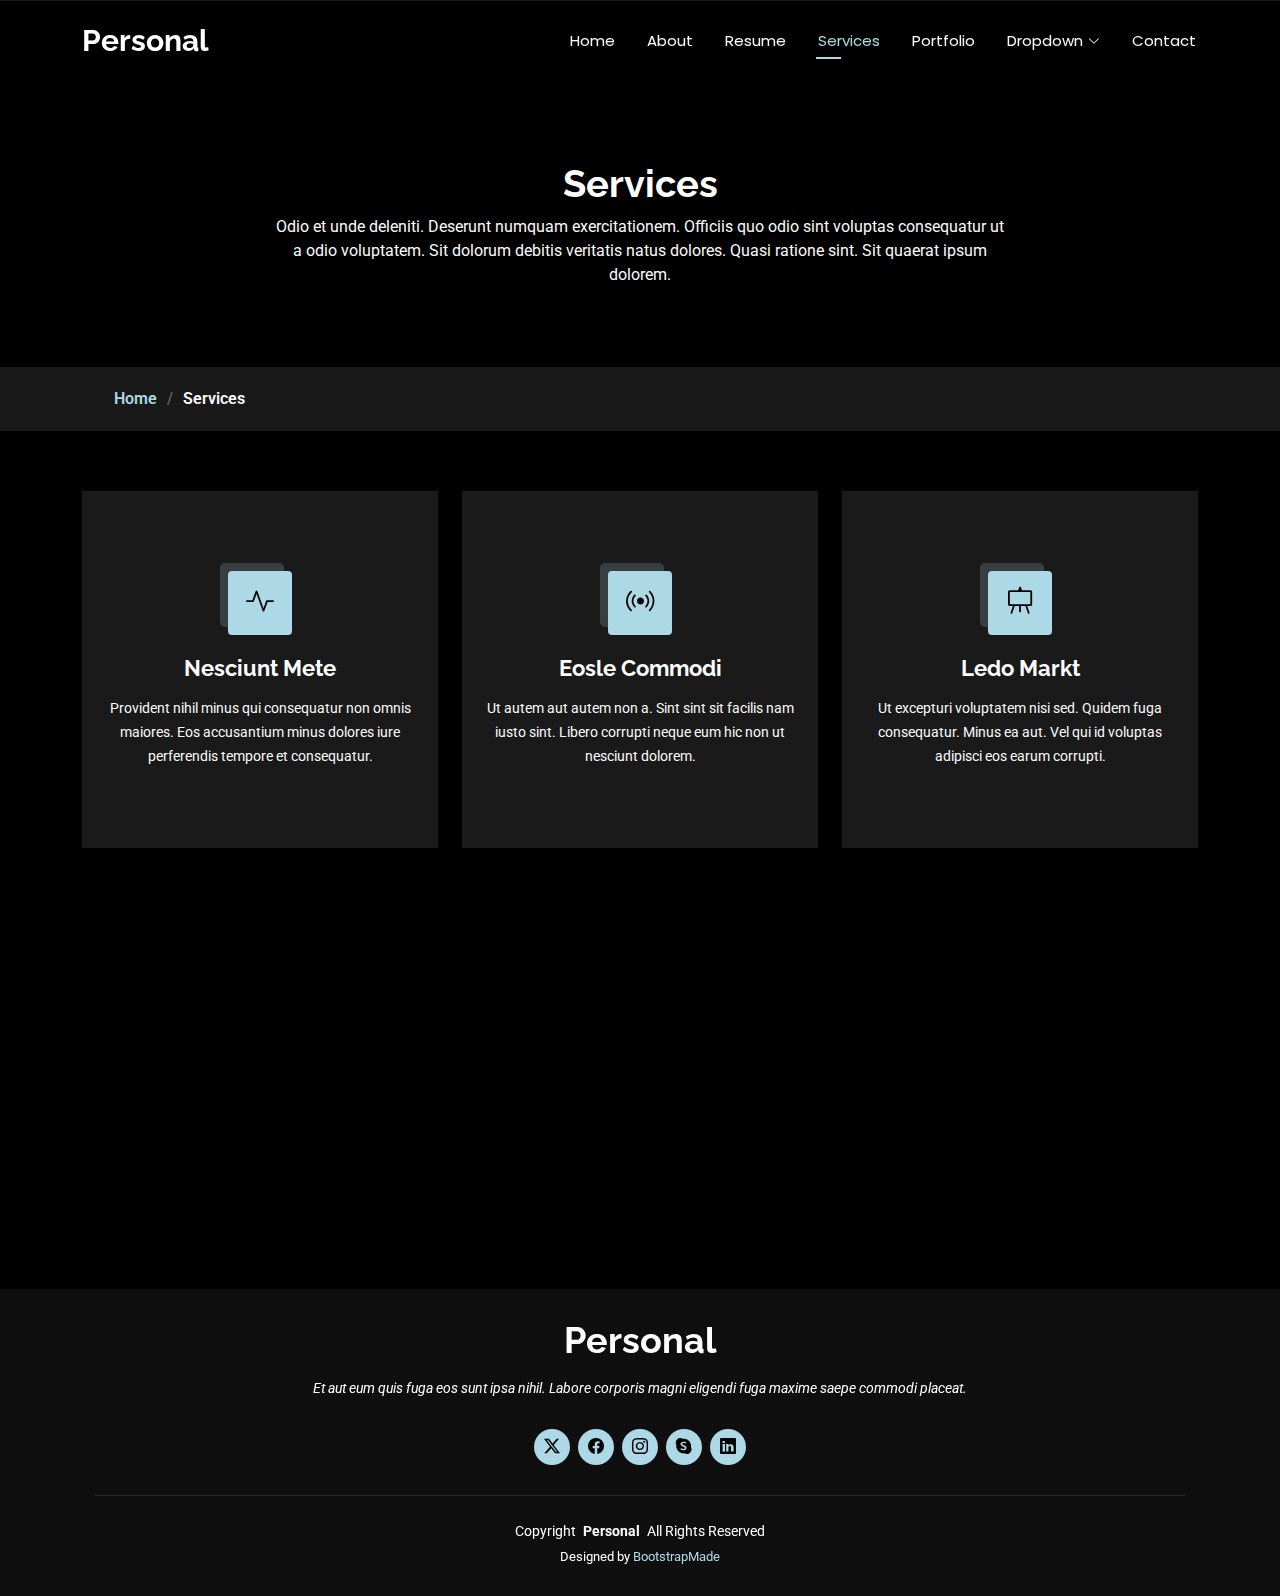
<file: services.html>
<!DOCTYPE html>
<html lang="en">

<head>
  <meta charset="utf-8">
  <meta content="width=device-width, initial-scale=1.0" name="viewport">
  <title>Services - Personal Bootstrap Template</title>
  <meta name="description" content="">
  <meta name="keywords" content="">

  <!-- Favicons -->
  <link href="assets/img/favicon.png" rel="icon">
  <link href="assets/img/apple-touch-icon.png" rel="apple-touch-icon">

  <!-- Fonts -->
  <link href="https://fonts.googleapis.com" rel="preconnect">
  <link href="https://fonts.gstatic.com" rel="preconnect" crossorigin>
  <link href="https://fonts.googleapis.com/css2?family=Roboto:ital,wght@0,100;0,300;0,400;0,500;0,700;0,900;1,100;1,300;1,400;1,500;1,700;1,900&family=Poppins:ital,wght@0,100;0,200;0,300;0,400;0,500;0,600;0,700;0,800;0,900;1,100;1,200;1,300;1,400;1,500;1,600;1,700;1,800;1,900&family=Raleway:ital,wght@0,100;0,200;0,300;0,400;0,500;0,600;0,700;0,800;0,900;1,100;1,200;1,300;1,400;1,500;1,600;1,700;1,800;1,900&display=swap" rel="stylesheet">

  <!-- Vendor CSS Files -->
  <link href="assets/vendor/bootstrap/css/bootstrap.min.css" rel="stylesheet">
  <link href="assets/vendor/bootstrap-icons/bootstrap-icons.css" rel="stylesheet">
  <link href="assets/vendor/aos/aos.css" rel="stylesheet">
  <link href="assets/vendor/swiper/swiper-bundle.min.css" rel="stylesheet">
  <link href="assets/vendor/glightbox/css/glightbox.min.css" rel="stylesheet">

  <!-- Main CSS File -->
  <link href="assets/css/main.css" rel="stylesheet">

  <!-- =======================================================
  * Template Name: Personal
  * Template URL: https://bootstrapmade.com/personal-free-resume-bootstrap-template/
  * Updated: Mar 05 2025 with Bootstrap v5.3.3
  * Author: BootstrapMade.com
  * License: https://bootstrapmade.com/license/
  ======================================================== -->
</head>

<body class="services-page">

  <header id="header" class="header d-flex align-items-center fixed-top">
    <div class="container-fluid container-xl position-relative d-flex align-items-center justify-content-between">

      <a href="index.html" class="logo d-flex align-items-center">
        <!-- Uncomment the line below if you also wish to use an image logo -->
        <!-- <img src="assets/img/logo.webp" alt=""> -->
        <h1 class="sitename">Personal</h1>
      </a>

      <nav id="navmenu" class="navmenu">
        <ul>
          <li><a href="index.html">Home</a></li>
          <li><a href="about.html">About</a></li>
          <li><a href="resume.html">Resume</a></li>
          <li><a href="services.html" class="active">Services</a></li>
          <li><a href="portfolio.html">Portfolio</a></li>
          <li class="dropdown"><a href="#"><span>Dropdown</span> <i class="bi bi-chevron-down toggle-dropdown"></i></a>
            <ul>
              <li><a href="#">Dropdown 1</a></li>
              <li class="dropdown"><a href="#"><span>Deep Dropdown</span> <i class="bi bi-chevron-down toggle-dropdown"></i></a>
                <ul>
                  <li><a href="#">Deep Dropdown 1</a></li>
                  <li><a href="#">Deep Dropdown 2</a></li>
                  <li><a href="#">Deep Dropdown 3</a></li>
                  <li><a href="#">Deep Dropdown 4</a></li>
                  <li><a href="#">Deep Dropdown 5</a></li>
                </ul>
              </li>
              <li><a href="#">Dropdown 2</a></li>
              <li><a href="#">Dropdown 3</a></li>
              <li><a href="#">Dropdown 4</a></li>
            </ul>
          </li>
          <li><a href="contact.html">Contact</a></li>
        </ul>
        <i class="mobile-nav-toggle d-xl-none bi bi-list"></i>
      </nav>

    </div>
  </header>

  <main class="main">

    <!-- Page Title -->
    <div class="page-title" data-aos="fade">
      <div class="heading">
        <div class="container">
          <div class="row d-flex justify-content-center text-center">
            <div class="col-lg-8">
              <h1>Services</h1>
              <p class="mb-0">Odio et unde deleniti. Deserunt numquam exercitationem. Officiis quo odio sint voluptas consequatur ut a odio voluptatem. Sit dolorum debitis veritatis natus dolores. Quasi ratione sint. Sit quaerat ipsum dolorem.</p>
            </div>
          </div>
        </div>
      </div>
      <nav class="breadcrumbs">
        <div class="container">
          <ol>
            <li><a href="index.html">Home</a></li>
            <li class="current">Services</li>
          </ol>
        </div>
      </nav>
    </div><!-- End Page Title -->

    <!-- Services Section -->
    <section id="services" class="services section">

      <div class="container">

        <div class="row gy-4">

          <div class="col-lg-4 col-md-6" data-aos="fade-up" data-aos-delay="100">
            <div class="service-item  position-relative">
              <div class="icon">
                <i class="bi bi-activity"></i>
              </div>
              <a href="service-details.html" class="stretched-link">
                <h3>Nesciunt Mete</h3>
              </a>
              <p>Provident nihil minus qui consequatur non omnis maiores. Eos accusantium minus dolores iure perferendis tempore et consequatur.</p>
            </div>
          </div><!-- End Service Item -->

          <div class="col-lg-4 col-md-6" data-aos="fade-up" data-aos-delay="200">
            <div class="service-item position-relative">
              <div class="icon">
                <i class="bi bi-broadcast"></i>
              </div>
              <a href="service-details.html" class="stretched-link">
                <h3>Eosle Commodi</h3>
              </a>
              <p>Ut autem aut autem non a. Sint sint sit facilis nam iusto sint. Libero corrupti neque eum hic non ut nesciunt dolorem.</p>
            </div>
          </div><!-- End Service Item -->

          <div class="col-lg-4 col-md-6" data-aos="fade-up" data-aos-delay="300">
            <div class="service-item position-relative">
              <div class="icon">
                <i class="bi bi-easel"></i>
              </div>
              <a href="service-details.html" class="stretched-link">
                <h3>Ledo Markt</h3>
              </a>
              <p>Ut excepturi voluptatem nisi sed. Quidem fuga consequatur. Minus ea aut. Vel qui id voluptas adipisci eos earum corrupti.</p>
            </div>
          </div><!-- End Service Item -->

          <div class="col-lg-4 col-md-6" data-aos="fade-up" data-aos-delay="400">
            <div class="service-item position-relative">
              <div class="icon">
                <i class="bi bi-bounding-box-circles"></i>
              </div>
              <a href="service-details.html" class="stretched-link">
                <h3>Asperiores Commodit</h3>
              </a>
              <p>Non et temporibus minus omnis sed dolor esse consequatur. Cupiditate sed error ea fuga sit provident adipisci neque.</p>
              <a href="service-details.html" class="stretched-link"></a>
            </div>
          </div><!-- End Service Item -->

          <div class="col-lg-4 col-md-6" data-aos="fade-up" data-aos-delay="500">
            <div class="service-item position-relative">
              <div class="icon">
                <i class="bi bi-calendar4-week"></i>
              </div>
              <a href="service-details.html" class="stretched-link">
                <h3>Velit Doloremque</h3>
              </a>
              <p>Cumque et suscipit saepe. Est maiores autem enim facilis ut aut ipsam corporis aut. Sed animi at autem alias eius labore.</p>
              <a href="service-details.html" class="stretched-link"></a>
            </div>
          </div><!-- End Service Item -->

          <div class="col-lg-4 col-md-6" data-aos="fade-up" data-aos-delay="600">
            <div class="service-item position-relative">
              <div class="icon">
                <i class="bi bi-chat-square-text"></i>
              </div>
              <a href="service-details.html" class="stretched-link">
                <h3>Dolori Architecto</h3>
              </a>
              <p>Hic molestias ea quibusdam eos. Fugiat enim doloremque aut neque non et debitis iure. Corrupti recusandae ducimus enim.</p>
              <a href="service-details.html" class="stretched-link"></a>
            </div>
          </div><!-- End Service Item -->

        </div>

      </div>

    </section><!-- /Services Section -->

  </main>

  <footer id="footer" class="footer dark-background">
    <div class="container">
      <h3 class="sitename">Personal</h3>
      <p>Et aut eum quis fuga eos sunt ipsa nihil. Labore corporis magni eligendi fuga maxime saepe commodi placeat.</p>
      <div class="social-links d-flex justify-content-center">
        <a href=""><i class="bi bi-twitter-x"></i></a>
        <a href=""><i class="bi bi-facebook"></i></a>
        <a href=""><i class="bi bi-instagram"></i></a>
        <a href=""><i class="bi bi-skype"></i></a>
        <a href=""><i class="bi bi-linkedin"></i></a>
      </div>
      <div class="container">
        <div class="copyright">
          <span>Copyright</span> <strong class="px-1 sitename">Personal</strong> <span>All Rights Reserved</span>
        </div>
        <div class="credits">
          <!-- All the links in the footer should remain intact. -->
          <!-- You can delete the links only if you've purchased the pro version. -->
          <!-- Licensing information: https://bootstrapmade.com/license/ -->
          <!-- Purchase the pro version with working PHP/AJAX contact form: [buy-url] -->
          Designed by <a href="https://bootstrapmade.com/">BootstrapMade</a>
        </div>
      </div>
    </div>
  </footer>

  <!-- Scroll Top -->
  <a href="#" id="scroll-top" class="scroll-top d-flex align-items-center justify-content-center"><i class="bi bi-arrow-up-short"></i></a>

  <!-- Preloader -->
  <div id="preloader"></div>

  <!-- Vendor JS Files -->
  <script src="assets/vendor/bootstrap/js/bootstrap.bundle.min.js"></script>
  <script src="assets/vendor/php-email-form/validate.js"></script>
  <script src="assets/vendor/aos/aos.js"></script>
  <script src="assets/vendor/typed.js/typed.umd.js"></script>
  <script src="assets/vendor/purecounter/purecounter_vanilla.js"></script>
  <script src="assets/vendor/waypoints/noframework.waypoints.js"></script>
  <script src="assets/vendor/swiper/swiper-bundle.min.js"></script>
  <script src="assets/vendor/glightbox/js/glightbox.min.js"></script>
  <script src="assets/vendor/imagesloaded/imagesloaded.pkgd.min.js"></script>
  <script src="assets/vendor/isotope-layout/isotope.pkgd.min.js"></script>

  <!-- Main JS File -->
  <script src="assets/js/main.js"></script>

</body>

</html>
</file>
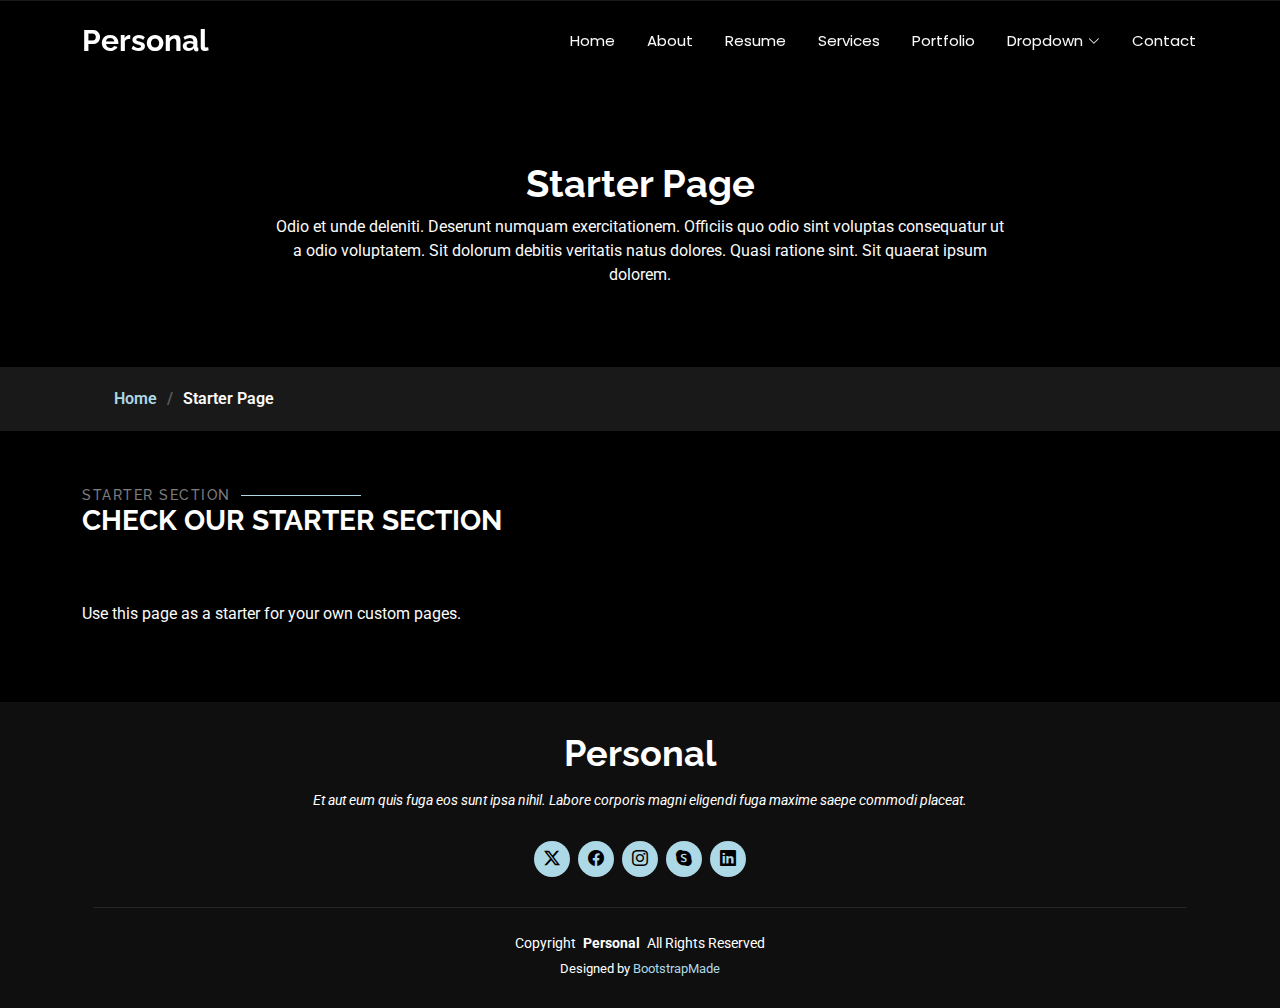
<file: starter-page.html>
<!DOCTYPE html>
<html lang="en">

<head>
  <meta charset="utf-8">
  <meta content="width=device-width, initial-scale=1.0" name="viewport">
  <title>Starter Page - Personal Bootstrap Template</title>
  <meta name="description" content="">
  <meta name="keywords" content="">

  <!-- Favicons -->
  <link href="assets/img/favicon.png" rel="icon">
  <link href="assets/img/apple-touch-icon.png" rel="apple-touch-icon">

  <!-- Fonts -->
  <link href="https://fonts.googleapis.com" rel="preconnect">
  <link href="https://fonts.gstatic.com" rel="preconnect" crossorigin>
  <link href="https://fonts.googleapis.com/css2?family=Roboto:ital,wght@0,100;0,300;0,400;0,500;0,700;0,900;1,100;1,300;1,400;1,500;1,700;1,900&family=Poppins:ital,wght@0,100;0,200;0,300;0,400;0,500;0,600;0,700;0,800;0,900;1,100;1,200;1,300;1,400;1,500;1,600;1,700;1,800;1,900&family=Raleway:ital,wght@0,100;0,200;0,300;0,400;0,500;0,600;0,700;0,800;0,900;1,100;1,200;1,300;1,400;1,500;1,600;1,700;1,800;1,900&display=swap" rel="stylesheet">

  <!-- Vendor CSS Files -->
  <link href="assets/vendor/bootstrap/css/bootstrap.min.css" rel="stylesheet">
  <link href="assets/vendor/bootstrap-icons/bootstrap-icons.css" rel="stylesheet">
  <link href="assets/vendor/aos/aos.css" rel="stylesheet">
  <link href="assets/vendor/swiper/swiper-bundle.min.css" rel="stylesheet">
  <link href="assets/vendor/glightbox/css/glightbox.min.css" rel="stylesheet">

  <!-- Main CSS File -->
  <link href="assets/css/main.css" rel="stylesheet">

  <!-- =======================================================
  * Template Name: Personal
  * Template URL: https://bootstrapmade.com/personal-free-resume-bootstrap-template/
  * Updated: Mar 05 2025 with Bootstrap v5.3.3
  * Author: BootstrapMade.com
  * License: https://bootstrapmade.com/license/
  ======================================================== -->
</head>

<body class="starter-page-page">

  <header id="header" class="header d-flex align-items-center fixed-top">
    <div class="container-fluid container-xl position-relative d-flex align-items-center justify-content-between">

      <a href="index.html" class="logo d-flex align-items-center">
        <!-- Uncomment the line below if you also wish to use an image logo -->
        <!-- <img src="assets/img/logo.webp" alt=""> -->
        <h1 class="sitename">Personal</h1>
      </a>

      <nav id="navmenu" class="navmenu">
        <ul>
          <li><a href="index.html">Home</a></li>
          <li><a href="about.html">About</a></li>
          <li><a href="resume.html">Resume</a></li>
          <li><a href="services.html">Services</a></li>
          <li><a href="portfolio.html">Portfolio</a></li>
          <li class="dropdown"><a href="#"><span>Dropdown</span> <i class="bi bi-chevron-down toggle-dropdown"></i></a>
            <ul>
              <li><a href="#">Dropdown 1</a></li>
              <li class="dropdown"><a href="#"><span>Deep Dropdown</span> <i class="bi bi-chevron-down toggle-dropdown"></i></a>
                <ul>
                  <li><a href="#">Deep Dropdown 1</a></li>
                  <li><a href="#">Deep Dropdown 2</a></li>
                  <li><a href="#">Deep Dropdown 3</a></li>
                  <li><a href="#">Deep Dropdown 4</a></li>
                  <li><a href="#">Deep Dropdown 5</a></li>
                </ul>
              </li>
              <li><a href="#">Dropdown 2</a></li>
              <li><a href="#">Dropdown 3</a></li>
              <li><a href="#">Dropdown 4</a></li>
            </ul>
          </li>
          <li><a href="contact.html">Contact</a></li>
        </ul>
        <i class="mobile-nav-toggle d-xl-none bi bi-list"></i>
      </nav>

    </div>
  </header>

  <main class="main">

    <!-- Page Title -->
    <div class="page-title" data-aos="fade">
      <div class="heading">
        <div class="container">
          <div class="row d-flex justify-content-center text-center">
            <div class="col-lg-8">
              <h1>Starter Page</h1>
              <p class="mb-0">Odio et unde deleniti. Deserunt numquam exercitationem. Officiis quo odio sint voluptas consequatur ut a odio voluptatem. Sit dolorum debitis veritatis natus dolores. Quasi ratione sint. Sit quaerat ipsum dolorem.</p>
            </div>
          </div>
        </div>
      </div>
      <nav class="breadcrumbs">
        <div class="container">
          <ol>
            <li><a href="index.html">Home</a></li>
            <li class="current">Starter Page</li>
          </ol>
        </div>
      </nav>
    </div><!-- End Page Title -->

    <!-- Starter Section Section -->
    <section id="starter-section" class="starter-section section">

      <!-- Section Title -->
      <div class="container section-title" data-aos="fade-up">
        <h2>Starter Section</h2>
        <div><span>Check Our</span> <span class="description-title">Starter Section</span></div>
      </div><!-- End Section Title -->

      <div class="container" data-aos="fade-up">
        <p>Use this page as a starter for your own custom pages.</p>
      </div>

    </section><!-- /Starter Section Section -->

  </main>

  <footer id="footer" class="footer dark-background">
    <div class="container">
      <h3 class="sitename">Personal</h3>
      <p>Et aut eum quis fuga eos sunt ipsa nihil. Labore corporis magni eligendi fuga maxime saepe commodi placeat.</p>
      <div class="social-links d-flex justify-content-center">
        <a href=""><i class="bi bi-twitter-x"></i></a>
        <a href=""><i class="bi bi-facebook"></i></a>
        <a href=""><i class="bi bi-instagram"></i></a>
        <a href=""><i class="bi bi-skype"></i></a>
        <a href=""><i class="bi bi-linkedin"></i></a>
      </div>
      <div class="container">
        <div class="copyright">
          <span>Copyright</span> <strong class="px-1 sitename">Personal</strong> <span>All Rights Reserved</span>
        </div>
        <div class="credits">
          <!-- All the links in the footer should remain intact. -->
          <!-- You can delete the links only if you've purchased the pro version. -->
          <!-- Licensing information: https://bootstrapmade.com/license/ -->
          <!-- Purchase the pro version with working PHP/AJAX contact form: [buy-url] -->
          Designed by <a href="https://bootstrapmade.com/">BootstrapMade</a>
        </div>
      </div>
    </div>
  </footer>

  <!-- Scroll Top -->
  <a href="#" id="scroll-top" class="scroll-top d-flex align-items-center justify-content-center"><i class="bi bi-arrow-up-short"></i></a>

  <!-- Preloader -->
  <div id="preloader"></div>

  <!-- Vendor JS Files -->
  <script src="assets/vendor/bootstrap/js/bootstrap.bundle.min.js"></script>
  <script src="assets/vendor/php-email-form/validate.js"></script>
  <script src="assets/vendor/aos/aos.js"></script>
  <script src="assets/vendor/typed.js/typed.umd.js"></script>
  <script src="assets/vendor/purecounter/purecounter_vanilla.js"></script>
  <script src="assets/vendor/waypoints/noframework.waypoints.js"></script>
  <script src="assets/vendor/swiper/swiper-bundle.min.js"></script>
  <script src="assets/vendor/glightbox/js/glightbox.min.js"></script>
  <script src="assets/vendor/imagesloaded/imagesloaded.pkgd.min.js"></script>
  <script src="assets/vendor/isotope-layout/isotope.pkgd.min.js"></script>

  <!-- Main JS File -->
  <script src="assets/js/main.js"></script>

</body>

</html>
</file>
<file: assets/css/main.css>
/**
* Template Name: Personal
* Template URL: https://bootstrapmade.com/personal-free-resume-bootstrap-template/
* Updated: Mar 05 2025 with Bootstrap v5.3.3
* Author: BootstrapMade.com
* License: https://bootstrapmade.com/license/
*/

/*--------------------------------------------------------------
# Font & Color Variables
# Help: https://bootstrapmade.com/color-system/
--------------------------------------------------------------*/
/* Fonts */
:root {
  --default-font: "Roboto",  system-ui, -apple-system, "Segoe UI", Roboto, "Helvetica Neue", Arial, "Noto Sans", "Liberation Sans", sans-serif, "Apple Color Emoji", "Segoe UI Emoji", "Segoe UI Symbol", "Noto Color Emoji";
  --heading-font: "Raleway",  sans-serif;
  --nav-font: "Poppins",  sans-serif;
}

/* Global Colors - The following color variables are used throughout the website. Updating them here will change the color scheme of the entire website */
:root { 
  --background-color: #000000; /* Background color for the entire website, including individual sections */
  --default-color: #fafafa; /* Default color used for the majority of the text content across the entire website */
  --heading-color: #ffffff; /* Color for headings, subheadings and title throughout the website */
  --accent-color: #ADD8E6; /* Accent color that represents your brand on the website. It's used for buttons, links, and other elements that need to stand out */
  --surface-color: #1a1a1a; /* The surface color is used as a background of boxed elements within sections, such as cards, icon boxes, or other elements that require a visual separation from the global background. */
  --contrast-color: #000000; /* Contrast color for text, ensuring readability against backgrounds of accent, heading, or default colors. */
}

/* Nav Menu Colors - The following color variables are used specifically for the navigation menu. They are separate from the global colors to allow for more customization options */
:root {
  --nav-color: #fafafa;  /* The default color of the main navmenu links */
  --nav-hover-color: #ADD8E6; /* Applied to main navmenu links when they are hovered over or active */
  --nav-mobile-background-color: #1a1a1a; /* Used as the background color for mobile navigation menu */
  --nav-dropdown-background-color: #1a1a1a; /* Used as the background color for dropdown items that appear when hovering over primary navigation items */
  --nav-dropdown-color: #fafafa; /* Used for navigation links of the dropdown items in the navigation menu. */
  --nav-dropdown-hover-color: #ADD8E6; /* Similar to --nav-hover-color, this color is applied to dropdown navigation links when they are hovered over. */
}

/* Color Presets - These classes override global colors when applied to any section or element, providing reuse of the sam color scheme. */

.light-background {
  --background-color: #1a1a1a;
  --surface-color: #343434;
}

.dark-background {
  --background-color: rgba(15, 15, 15, 0.975);
  --default-color: #ffffff;
  --heading-color: #ffffff;
  --surface-color: #292929f9;
  --contrast-color: #000000;
}




/* Smooth scroll */
:root {
  scroll-behavior: smooth;
}

/*--------------------------------------------------------------
# General Styling & Shared Classes
--------------------------------------------------------------*/
body {
  color: var(--default-color);
  background-color: var(--background-color);
  font-family: var(--default-font);
}

a {
  color: var(--accent-color);
  text-decoration: none;
  transition: 0.3s;
}

a:hover {
  color: color-mix(in srgb, var(--accent-color), transparent 25%);
  text-decoration: none;
}

h1,
h2,
h3,
h4,
h5,
h6 {
  color: var(--heading-color);
  font-family: var(--heading-font);
}

/* PHP Email Form Messages
------------------------------*/
.php-email-form .error-message {
  display: none;
  background: #df1529;
  color: #ffffff;
  text-align: left;
  padding: 15px;
  margin-bottom: 24px;
  font-weight: 600;
}

.php-email-form .sent-message {
  display: none;
  color: #ffffff;
  background: #059652;
  text-align: center;
  padding: 15px;
  margin-bottom: 24px;
  font-weight: 600;
}

.php-email-form .loading {
  display: none;
  background: var(--surface-color);
  text-align: center;
  padding: 15px;
  margin-bottom: 24px;
}

.php-email-form .loading:before {
  content: "";
  display: inline-block;
  border-radius: 50%;
  width: 24px;
  height: 24px;
  margin: 0 10px -6px 0;
  border: 3px solid var(--accent-color);
  border-top-color: var(--surface-color);
  animation: php-email-form-loading 1s linear infinite;
}

@keyframes php-email-form-loading {
  0% {
    transform: rotate(0deg);
  }

  100% {
    transform: rotate(360deg);
  }
}

/*--------------------------------------------------------------
# Global Header
--------------------------------------------------------------*/
.header {
  --background-color: rgba(0, 0, 0, 0);
  color: var(--default-color);
  background-color: var(--background-color);
  padding: 15px 0;
  transition: all 0.5s;
  z-index: 997;
}

.header .logo {
  line-height: 1;
}

.header .logo img {
  max-height: 32px;
  margin-right: 8px;
}

.header .logo h1 {
  font-size: 30px;
  margin: 0;
  font-weight: 700;
  color: var(--heading-color);
}

.scrolled .header {
  box-shadow: 0px 0 18px rgba(0, 0, 0, 0.1);
}

/* Global Header on Scroll
------------------------------*/
.scrolled .header {
  --background-color: rgba(0, 0, 0, 0.8);
}

/*--------------------------------------------------------------
# Navigation Menu
--------------------------------------------------------------*/
/* Desktop Navigation */
@media (min-width: 1200px) {
  .navmenu {
    padding: 0;
  }

  .navmenu ul {
    margin: 0;
    padding: 0;
    display: flex;
    list-style: none;
    align-items: center;
  }

  .navmenu li {
    position: relative;
  }

  .navmenu>ul>li {
    white-space: nowrap;
    padding: 15px 14px;
  }

  .navmenu>ul>li:last-child {
    padding-right: 0;
  }

  .navmenu a,
  .navmenu a:focus {
    color: var(--nav-color);
    font-size: 15px;
    padding: 0 2px;
    font-family: var(--nav-font);
    font-weight: 400;
    display: flex;
    align-items: center;
    justify-content: space-between;
    white-space: nowrap;
    transition: 0.3s;
    position: relative;
  }

  .navmenu a i,
  .navmenu a:focus i {
    font-size: 12px;
    line-height: 0;
    margin-left: 5px;
    transition: 0.3s;
  }

  .navmenu>ul>li>a:before {
    content: "";
    position: absolute;
    height: 2px;
    bottom: -6px;
    left: 0;
    background-color: var(--nav-hover-color);
    visibility: hidden;
    width: 0px;
    transition: all 0.3s ease-in-out 0s;
  }

  .navmenu a:hover:before,
  .navmenu li:hover>a:before,
  .navmenu .active:before {
    visibility: visible;
    width: 25px;
  }

  .navmenu li:hover>a,
  .navmenu .active,
  .navmenu .active:focus {
    color: var(--nav-hover-color);
  }

  .navmenu .dropdown ul {
    margin: 0;
    padding: 10px 0;
    background: var(--nav-dropdown-background-color);
    display: block;
    position: absolute;
    visibility: hidden;
    left: 14px;
    top: 130%;
    opacity: 0;
    transition: 0.3s;
    border-radius: 4px;
    z-index: 99;
    box-shadow: 0px 0px 30px rgba(0, 0, 0, 0.1);
  }

  .navmenu .dropdown ul li {
    min-width: 200px;
  }

  .navmenu .dropdown ul a {
    padding: 10px 20px;
    font-size: 15px;
    text-transform: none;
    color: var(--nav-dropdown-color);
  }

  .navmenu .dropdown ul a i {
    font-size: 12px;
  }

  .navmenu .dropdown ul a:hover,
  .navmenu .dropdown ul .active:hover,
  .navmenu .dropdown ul li:hover>a {
    color: var(--nav-dropdown-hover-color);
  }

  .navmenu .dropdown:hover>ul {
    opacity: 1;
    top: 100%;
    visibility: visible;
  }

  .navmenu .dropdown .dropdown ul {
    top: 0;
    left: -90%;
    visibility: hidden;
  }

  .navmenu .dropdown .dropdown:hover>ul {
    opacity: 1;
    top: 0;
    left: -100%;
    visibility: visible;
  }
}

/* Mobile Navigation */
@media (max-width: 1199px) {
  .mobile-nav-toggle {
    color: var(--nav-color);
    font-size: 28px;
    line-height: 0;
    margin-right: 10px;
    cursor: pointer;
    transition: color 0.3s;
  }

  .navmenu {
    padding: 0;
    z-index: 9997;
  }

  .navmenu ul {
    display: none;
    list-style: none;
    position: absolute;
    inset: 60px 20px 20px 20px;
    padding: 10px 0;
    margin: 0;
    border-radius: 6px;
    background-color: var(--nav-mobile-background-color);
    border: 1px solid color-mix(in srgb, var(--default-color), transparent 90%);
    box-shadow: none;
    overflow-y: auto;
    transition: 0.3s;
    z-index: 9998;
  }

  .navmenu a,
  .navmenu a:focus {
    color: var(--nav-dropdown-color);
    padding: 10px 20px;
    font-family: var(--nav-font);
    font-size: 17px;
    font-weight: 500;
    display: flex;
    align-items: center;
    justify-content: space-between;
    white-space: nowrap;
    transition: 0.3s;
  }

  .navmenu a i,
  .navmenu a:focus i {
    font-size: 12px;
    line-height: 0;
    margin-left: 5px;
    width: 30px;
    height: 30px;
    display: flex;
    align-items: center;
    justify-content: center;
    border-radius: 50%;
    transition: 0.3s;
    background-color: color-mix(in srgb, var(--accent-color), transparent 90%);
  }

  .navmenu a i:hover,
  .navmenu a:focus i:hover {
    background-color: var(--accent-color);
    color: var(--contrast-color);
  }

  .navmenu a:hover,
  .navmenu .active,
  .navmenu .active:focus {
    color: var(--nav-dropdown-hover-color);
  }

  .navmenu .active i,
  .navmenu .active:focus i {
    background-color: var(--accent-color);
    color: var(--contrast-color);
    transform: rotate(180deg);
  }

  .navmenu .dropdown ul {
    position: static;
    display: none;
    z-index: 99;
    padding: 10px 0;
    margin: 10px 20px;
    background-color: var(--nav-dropdown-background-color);
    transition: all 0.5s ease-in-out;
  }

  .navmenu .dropdown ul ul {
    background-color: rgba(33, 37, 41, 0.1);
  }

  .navmenu .dropdown>.dropdown-active {
    display: block;
    background-color: rgba(33, 37, 41, 0.03);
  }

  .mobile-nav-active {
    overflow: hidden;
  }

  .mobile-nav-active .mobile-nav-toggle {
    color: #fff;
    position: absolute;
    font-size: 32px;
    top: 15px;
    right: 15px;
    margin-right: 0;
    z-index: 9999;
  }

  .mobile-nav-active .navmenu {
    position: fixed;
    overflow: hidden;
    inset: 0;
    background: rgba(33, 37, 41, 0.8);
    transition: 0.3s;
  }

  .mobile-nav-active .navmenu>ul {
    display: block;
  }
}

/*--------------------------------------------------------------
# Global Footer
--------------------------------------------------------------*/
.footer {
  color: var(--default-color);
  background-color: var(--background-color);
  font-size: 14px;
  text-align: center;
  padding: 30px 0;
  position: relative;
}

.footer h3 {
  font-size: 36px;
  font-weight: 700;
  position: relative;
  padding: 0;
  margin: 0 0 15px 0;
}

.footer p {
  font-size: 15;
  font-style: italic;
  padding: 0;
  margin: 0 0 30px 0;
}

.footer .social-links {
  margin: 0 0 30px 0;
}

.footer .social-links a {
  font-size: 16px;
  display: flex;
  align-items: center;
  justify-content: center;
  background: var(--accent-color);
  color: var(--contrast-color);
  line-height: 1;
  margin: 0 4px;
  border-radius: 50%;
  text-align: center;
  width: 36px;
  height: 36px;
  transition: 0.3s;
}

.footer .social-links a:hover {
  background: color-mix(in srgb, var(--accent-color), transparent 20%);
  text-decoration: none;
}

.footer .copyright {
  padding-top: 25px;
  border-top: 1px solid color-mix(in srgb, var(--default-color), transparent 90%);
}

.footer .credits {
  font-size: 13px;
  padding-top: 5px;
}

/*--------------------------------------------------------------
# Preloader
--------------------------------------------------------------*/
#preloader {
  position: fixed;
  inset: 0;
  z-index: 999999;
  overflow: hidden;
  background: var(--background-color);
  transition: all 0.6s ease-out;
}

#preloader:before {
  content: "";
  position: fixed;
  top: calc(50% - 30px);
  left: calc(50% - 30px);
  border: 6px solid #ffffff;
  border-color: var(--accent-color) transparent var(--accent-color) transparent;
  border-radius: 50%;
  width: 60px;
  height: 60px;
  animation: animate-preloader 1.5s linear infinite;
}

@keyframes animate-preloader {
  0% {
    transform: rotate(0deg);
  }

  100% {
    transform: rotate(360deg);
  }
}

/*--------------------------------------------------------------
# Scroll Top Button
--------------------------------------------------------------*/
.scroll-top {
  position: fixed;
  visibility: hidden;
  opacity: 0;
  right: 15px;
  bottom: -15px;
  z-index: 99999;
  background-color: var(--accent-color);
  width: 44px;
  height: 44px;
  border-radius: 50px;
  transition: all 0.4s;
}

.scroll-top i {
  font-size: 24px;
  color: var(--contrast-color);
  line-height: 0;
}

.scroll-top:hover {
  background-color: color-mix(in srgb, var(--accent-color), transparent 20%);
  color: var(--contrast-color);
}

.scroll-top.active {
  visibility: visible;
  opacity: 1;
  bottom: 15px;
}

/*--------------------------------------------------------------
# Disable aos animation delay on mobile devices
--------------------------------------------------------------*/
@media screen and (max-width: 768px) {
  [data-aos-delay] {
    transition-delay: 0 !important;
  }
}

/*--------------------------------------------------------------
# Global Page Titles & Breadcrumbs
--------------------------------------------------------------*/
.page-title {
  color: var(--default-color);
  background-color: var(--background-color);
  position: relative;
}

.page-title .heading {
  padding: 160px 0 80px 0;
  border-top: 1px solid color-mix(in srgb, var(--default-color), transparent 90%);
}

.page-title .heading h1 {
  font-size: 38px;
  font-weight: 700;
}

.page-title nav {
  background-color: color-mix(in srgb, var(--default-color), transparent 90%);
  padding: 20px 0;
}

.page-title nav ol {
  display: flex;
  flex-wrap: wrap;
  list-style: none;
  margin: 0;
  font-size: 16px;
  font-weight: 600;
}

.page-title nav ol li+li {
  padding-left: 10px;
}

.page-title nav ol li+li::before {
  content: "/";
  display: inline-block;
  padding-right: 10px;
  color: color-mix(in srgb, var(--default-color), transparent 70%);
}

/*--------------------------------------------------------------
# Global Sections
--------------------------------------------------------------*/
section,
.section {
  color: var(--default-color);
  background-color: var(--background-color);
  padding: 60px 0;
  scroll-margin-top: 100px;
  overflow: clip;
}

@media (max-width: 1199px) {

  section,
  .section {
    scroll-margin-top: 66px;
  }
}

/*--------------------------------------------------------------
# Global Section Titles
--------------------------------------------------------------*/
.section-title {
  padding-bottom: 60px;
  position: relative;
}

.section-title h2 {
  font-size: 14px;
  font-weight: 500;
  padding: 0;
  line-height: 1px;
  margin: 0;
  letter-spacing: 1.5px;
  text-transform: uppercase;
  color: color-mix(in srgb, var(--default-color), transparent 50%);
  position: relative;
}

.section-title h2::after {
  content: "";
  width: 120px;
  height: 1px;
  display: inline-block;
  background: var(--accent-color);
  margin: 4px 10px;
}

.section-title div {
  color: var(--heading-color);
  margin: 0;
  margin: 0;
  font-size: 28px;
  font-weight: 700;
  text-transform: uppercase;
  font-family: var(--heading-font);
}

/*--------------------------------------------------------------
# Hero Section
--------------------------------------------------------------*/
.hero {
  width: 100%;
  min-height: 100vh;
  position: relative;
  padding: 80px 0;
  display: flex;
  align-items: center;
  justify-content: center;
}

.hero img {
  position: absolute;
  inset: 0;
  display: block;
  width: 100%;
  height: 100%;
  object-fit: cover;
  z-index: 1;
}

.hero .container {
  position: relative;
  z-index: 3;
}

.hero h2 {
  margin: 0;
  font-size: 64px;
  font-weight: 700;
}

.hero p {
  margin: 5px 0 0 0;
  font-size: 26px;
}

.hero p span {
  letter-spacing: 1px;
  border-bottom: 2px solid var(--accent-color);
}

.hero .social-links {
  margin-top: 25px;
}

.hero .social-links a {
  background-color: color-mix(in srgb, var(--default-color), transparent 90%);
  color: var(--default-color);
  font-size: 14px;
  width: 40px;
  height: 40px;
  border-radius: 50px;
  display: inline-flex;
  align-items: center;
  justify-content: center;
  margin-right: 20px;
  transition: 0.3s;
}

.hero .social-links a:hover {
  background-color: var(--accent-color);
}

@media (max-width: 768px) {
  .hero h2 {
    font-size: 32px;
  }

  .hero p {
    font-size: 20px;
  }
}

/*--------------------------------------------------------------
# About Section
--------------------------------------------------------------*/
.about .content h2 {
  font-weight: 700;
  font-size: 24px;
}

.about .content ul {
  list-style: none;
  padding: 0;
}

.about .content ul li {
  margin-bottom: 20px;
  display: flex;
  align-items: center;
}

.about .content ul strong {
  margin-right: 10px;
}

.about .content ul i {
  font-size: 16px;
  margin-right: 5px;
  color: var(--accent-color);
  line-height: 0;
}

/*--------------------------------------------------------------
# Stats Section
--------------------------------------------------------------*/
.stats i {
  background-color: var(--surface-color);
  color: var(--accent-color);
  box-shadow: 0px 2px 25px rgba(0, 0, 0, 0.1);
  width: 54px;
  height: 54px;
  font-size: 24px;
  border-radius: 50px;
  border: 2px solid var(--background-color);
  display: inline-flex;
  align-items: center;
  justify-content: center;
  position: relative;
  z-index: 1;
}

.stats .stats-item {
  background-color: var(--surface-color);
  margin-top: -27px;
  padding: 30px 30px 25px 30px;
  width: 100%;
  position: relative;
  text-align: center;
  box-shadow: 0px 2px 35px rgba(0, 0, 0, 0.1);
  border-radius: 4px;
  z-index: 0;
}

.stats .stats-item span {
  font-size: 36px;
  display: block;
  font-weight: 700;
  color: color-mix(in srgb, var(--default-color), transparent 20%);
}

.stats .stats-item p {
  padding: 0;
  margin: 0;
  font-family: var(--heading-font);
  font-size: 16px;
}

/*--------------------------------------------------------------
# Skills Section
--------------------------------------------------------------*/
.skills .progress {
  height: 60px;
  display: block;
  background: none;
  border-radius: 0;
}

.skills .progress .skill {
  color: var(--heading-color);
  padding: 0;
  margin: 0 0 6px 0;
  text-transform: uppercase;
  display: block;
  font-weight: 600;
  font-family: var(--heading-font);
}

.skills .progress .skill .val {
  float: right;
  font-style: normal;
}

.skills .progress-bar-wrap {
  background: color-mix(in srgb, var(--default-color), transparent 90%);
  height: 10px;
}

.skills .progress-bar {
  width: 1px;
  height: 10px;
  transition: 0.9s;
  background-color: var(--accent-color);
}

/*--------------------------------------------------------------
# Interests Section
--------------------------------------------------------------*/
.interests .features-item {
  background-color: var(--surface-color);
  display: flex;
  align-items: center;
  padding: 20px;
  transition: 0.3s;
  border: 1px solid color-mix(in srgb, var(--default-color), transparent 90%);
  position: relative;
}

.interests .features-item i {
  font-size: 32px;
  padding-right: 10px;
  line-height: 0;
}

.interests .features-item h3 {
  font-weight: 700;
  margin: 0;
  padding: 0;
  line-height: 1;
  font-size: 16px;
}

.interests .features-item h3 a {
  color: var(--heading-color);
  transition: 0.3s;
}

.interests .features-item:hover {
  border-color: var(--accent-color);
}

.interests .features-item:hover h3 a {
  color: var(--accent-color);
}

/*--------------------------------------------------------------
# Testimonials Section
--------------------------------------------------------------*/
.testimonials .testimonials-carousel,
.testimonials .testimonials-slider {
  overflow: hidden;
}

.testimonials .testimonial-item {
  box-sizing: content-box;
  min-height: 320px;
}

.testimonials .testimonial-item .testimonial-img {
  width: 90px;
  border-radius: 50%;
  margin: -40px 0 0 40px;
  position: relative;
  z-index: 2;
  border: 6px solid var(--background-color);
}

.testimonials .testimonial-item h3 {
  font-size: 18px;
  font-weight: bold;
  margin: 10px 0 5px 45px;
}

.testimonials .testimonial-item h4 {
  font-size: 14px;
  color: color-mix(in srgb, var(--default-color), transparent 20%);
  margin: 0 0 0 45px;
}

.testimonials .testimonial-item .quote-icon-left,
.testimonials .testimonial-item .quote-icon-right {
  color: color-mix(in srgb, var(--accent-color), transparent 50%);
  font-size: 26px;
  line-height: 0;
}

.testimonials .testimonial-item .quote-icon-left {
  display: inline-block;
  left: -5px;
  position: relative;
}

.testimonials .testimonial-item .quote-icon-right {
  display: inline-block;
  right: -5px;
  position: relative;
  top: 10px;
  transform: scale(-1, -1);
}

.testimonials .testimonial-item p {
  font-style: italic;
  margin: 0 15px 0 15px;
  padding: 20px 20px 60px 20px;
  background: var(--surface-color);
  border-radius: 6px;
  position: relative;
  z-index: 1;
}

.testimonials .swiper-wrapper {
  height: auto;
}

.testimonials .swiper-pagination {
  margin-top: 20px;
  position: relative;
}

.testimonials .swiper-pagination .swiper-pagination-bullet {
  width: 12px;
  height: 12px;
  background-color: var(--background-color);
  opacity: 1;
  border: 1px solid var(--accent-color);
}

.testimonials .swiper-pagination .swiper-pagination-bullet-active {
  background-color: var(--accent-color);
}

/*--------------------------------------------------------------
# Resume Section
--------------------------------------------------------------*/
.resume .resume-title {
  color: var(--heading-color);
  font-size: 26px;
  font-weight: 700;
  margin-top: 20px;
  margin-bottom: 20px;
}

.resume .resume-item {
  padding: 0 0 20px 20px;
  margin-top: -2px;
  border-left: 2px solid var(--accent-color);
  position: relative;
}

.resume .resume-item h4 {
  line-height: 18px;
  font-size: 18px;
  font-weight: 600;
  text-transform: uppercase;
  color: color-mix(in srgb, var(--default-color), transparent 20%);
  margin-bottom: 10px;
}

.resume .resume-item h5 {
  font-size: 16px;
  padding: 5px 15px;
  display: inline-block;
  font-weight: 600;
  margin-bottom: 10px;
}

.resume .resume-item ul {
  padding-left: 20px;
}

.resume .resume-item ul li {
  padding-bottom: 10px;
}

.resume .resume-item:last-child {
  padding-bottom: 0;
}

.resume .resume-item::before {
  content: "";
  position: absolute;
  width: 16px;
  height: 16px;
  border-radius: 50px;
  left: -9px;
  top: 0;
  background: var(--background-color);
  border: 2px solid var(--accent-color);
}

/*--------------------------------------------------------------
# Services Section
--------------------------------------------------------------*/
.services .service-item {
  background-color: var(--surface-color);
  text-align: center;
  padding: 80px 20px;
  transition: all ease-in-out 0.3s;
  height: 100%;
}

.services .service-item .icon {
  margin: 0 auto;
  width: 64px;
  height: 64px;
  background: var(--accent-color);
  border-radius: 4px;
  display: flex;
  align-items: center;
  justify-content: center;
  margin-bottom: 20px;
  transition: 0.3s;
  transform-style: preserve-3d;
}

.services .service-item .icon i {
  color: var(--contrast-color);
  font-size: 28px;
  transition: ease-in-out 0.3s;
}

.services .service-item .icon::before {
  position: absolute;
  content: "";
  left: -8px;
  top: -8px;
  height: 100%;
  width: 100%;
  background: color-mix(in srgb, var(--accent-color), transparent 80%);
  border-radius: 5px;
  transition: all 0.3s ease-out 0s;
  transform: translateZ(-1px);
}

.services .service-item h3 {
  font-weight: 700;
  margin: 10px 0 15px 0;
  font-size: 22px;
}

.services .service-item p {
  line-height: 24px;
  font-size: 14px;
  margin-bottom: 0;
}

.services .service-item:hover {
  background: var(--accent-color);
  border-color: var(--accent-color);
}

.services .service-item:hover .icon {
  background: var(--surface-color);
}

.services .service-item:hover .icon i {
  color: var(--accent-color);
}

.services .service-item:hover .icon::before {
  background: color-mix(in srgb, var(--background-color), transparent 70%);
}

.services .service-item:hover h3,
.services .service-item:hover p {
  color: var(--contrast-color);
}

/*--------------------------------------------------------------
# Service Details Section
--------------------------------------------------------------*/
.service-details .services-list {
  background-color: var(--surface-color);
  padding: 10px 30px;
  border: 1px solid color-mix(in srgb, var(--default-color), transparent 90%);
  margin-bottom: 20px;
}

.service-details .services-list a {
  display: block;
  line-height: 1;
  padding: 8px 0 8px 15px;
  border-left: 3px solid color-mix(in srgb, var(--default-color), transparent 70%);
  margin: 20px 0;
  color: color-mix(in srgb, var(--default-color), transparent 20%);
  transition: 0.3s;
}

.service-details .services-list a.active {
  color: var(--heading-color);
  font-weight: 700;
  border-color: var(--accent-color);
}

.service-details .services-list a:hover {
  border-color: var(--accent-color);
}

.service-details .services-img {
  margin-bottom: 20px;
}

.service-details h3 {
  font-size: 26px;
  font-weight: 700;
}

.service-details h4 {
  font-size: 20px;
  font-weight: 700;
}

.service-details p {
  font-size: 15px;
}

.service-details ul {
  list-style: none;
  padding: 0;
  font-size: 15px;
}

.service-details ul li {
  padding: 5px 0;
  display: flex;
  align-items: center;
}

.service-details ul i {
  font-size: 20px;
  margin-right: 8px;
  color: var(--accent-color);
}

/*--------------------------------------------------------------
# Portfolio Section
--------------------------------------------------------------*/
.portfolio .portfolio-filters {
  padding: 0;
  margin: 0 auto 20px auto;
  list-style: none;
  text-align: center;
}

.portfolio .portfolio-filters li {
  cursor: pointer;
  display: inline-block;
  padding: 0;
  font-size: 18px;
  font-weight: 500;
  margin: 0 10px;
  line-height: 1;
  margin-bottom: 5px;
  transition: all 0.3s ease-in-out;
}

.portfolio .portfolio-filters li:hover,
.portfolio .portfolio-filters li.filter-active {
  color: var(--accent-color);
}

.portfolio .portfolio-filters li:first-child {
  margin-left: 0;
}

.portfolio .portfolio-filters li:last-child {
  margin-right: 0;
}

@media (max-width: 575px) {
  .portfolio .portfolio-filters li {
    font-size: 14px;
    margin: 0 5px;
  }
}

.portfolio .portfolio-content {
  position: relative;
  overflow: hidden;
}

.portfolio .portfolio-content img {
  transition: 0.3s;
}

.portfolio .portfolio-content .portfolio-info {
  opacity: 0;
  position: absolute;
  inset: 0;
  z-index: 3;
  transition: all ease-in-out 0.3s;
  background: rgba(0, 0, 0, 0.6);
  padding: 15px;
}

.portfolio .portfolio-content .portfolio-info h4 {
  font-size: 14px;
  padding: 5px 10px;
  font-weight: 400;
  color: #ffffff;
  display: inline-block;
  background-color: var(--accent-color);
}

.portfolio .portfolio-content .portfolio-info p {
  position: absolute;
  bottom: 10px;
  text-align: center;
  display: inline-block;
  left: 0;
  right: 0;
  font-size: 16px;
  font-weight: 600;
  color: rgba(255, 255, 255, 0.8);
}

.portfolio .portfolio-content .portfolio-info .preview-link,
.portfolio .portfolio-content .portfolio-info .details-link {
  position: absolute;
  left: calc(50% - 40px);
  font-size: 26px;
  top: calc(50% - 14px);
  color: #fff;
  transition: 0.3s;
  line-height: 1.2;
}

.portfolio .portfolio-content .portfolio-info .preview-link:hover,
.portfolio .portfolio-content .portfolio-info .details-link:hover {
  color: var(--accent-color);
}

.portfolio .portfolio-content .portfolio-info .details-link {
  left: 50%;
  font-size: 34px;
  line-height: 0;
}

.portfolio .portfolio-content:hover .portfolio-info {
  opacity: 1;
}

.portfolio .portfolio-content:hover img {
  transform: scale(1.1);
}

/*--------------------------------------------------------------
# Portfolio Details Section
--------------------------------------------------------------*/
.portfolio-details .portfolio-details-slider img {
  width: 100%;
}

.portfolio-details .portfolio-details-slider .swiper-pagination {
  margin-top: 20px;
  position: relative;
}

.portfolio-details .portfolio-details-slider .swiper-pagination .swiper-pagination-bullet {
  width: 12px;
  height: 12px;
  background-color: color-mix(in srgb, var(--default-color), transparent 85%);
  opacity: 1;
}

.portfolio-details .portfolio-details-slider .swiper-pagination .swiper-pagination-bullet-active {
  background-color: var(--accent-color);
}

.portfolio-details .portfolio-info {
  background-color: var(--surface-color);
  padding: 30px;
  box-shadow: 0px 0 30px rgba(0, 0, 0, 0.1);
}

.portfolio-details .portfolio-info h3 {
  font-size: 22px;
  font-weight: 700;
  margin-bottom: 20px;
  padding-bottom: 20px;
  border-bottom: 1px solid color-mix(in srgb, var(--default-color), transparent 85%);
}

.portfolio-details .portfolio-info ul {
  list-style: none;
  padding: 0;
  font-size: 15px;
}

.portfolio-details .portfolio-info ul li+li {
  margin-top: 10px;
}

.portfolio-details .portfolio-description {
  padding-top: 30px;
}

.portfolio-details .portfolio-description h2 {
  font-size: 26px;
  font-weight: 700;
  margin-bottom: 20px;
}

.portfolio-details .portfolio-description p {
  padding: 0;
  color: color-mix(in srgb, var(--default-color), transparent 30%);
}

/*--------------------------------------------------------------
# Starter Section Section
--------------------------------------------------------------*/
.starter-section {
  /* Add your styles here */
}

/*--------------------------------------------------------------
# Contact Section
--------------------------------------------------------------*/
.contact .info-item {
  box-shadow: 0px 0px 20px rgba(0, 0, 0, 0.1);
  padding: 20px 30px;
}

.contact .info-item .icon {
  color: var(--contrast-color);
  background-color: var(--accent-color);
  width: 56px;
  height: 56px;
  font-size: 24px;
  display: flex;
  justify-content: center;
  align-items: center;
  transition: all 0.3s ease-in-out;
  border-radius: 50%;
  margin-right: 15px;
}

.contact .info-item h3 {
  font-size: 18px;
  font-weight: 700;
  margin: 0 0 2px 0;
}

.contact .info-item p {
  padding: 0;
  margin-bottom: 0;
  font-size: 14px;
}

.contact .info-item .social-links a {
  font-size: 24px;
  display: inline-block;
  line-height: 1;
  margin: 4px 6px 0 0;
  transition: 0.3s;
  color: color-mix(in srgb, var(--default-color), transparent 50%);
}

.contact .info-item .social-links a:hover {
  color: var(--accent-color);
}

.contact .php-email-form {
  box-shadow: 0px 0px 20px rgba(0, 0, 0, 0.1);
  padding: 30px;
  margin-top: 30px;
}

@media (max-width: 575px) {
  .contact .php-email-form {
    padding: 20px;
  }
}

.contact .php-email-form input[type=text],
.contact .php-email-form input[type=email],
.contact .php-email-form textarea {
  color: var(--default-color);
  background-color: color-mix(in srgb, var(--background-color), transparent 50%);
  border-color: color-mix(in srgb, var(--default-color), transparent 80%);
  font-size: 14px;
  padding: 10px 15px;
  box-shadow: none;
  border-radius: 0;
}

.contact .php-email-form input[type=text]:focus,
.contact .php-email-form input[type=email]:focus,
.contact .php-email-form textarea:focus {
  border-color: var(--accent-color);
}

.contact .php-email-form input[type=text]::placeholder,
.contact .php-email-form input[type=email]::placeholder,
.contact .php-email-form textarea::placeholder {
  color: color-mix(in srgb, var(--default-color), transparent 70%);
}

.contact .php-email-form button[type=submit] {
  color: var(--contrast-color);
  background: var(--accent-color);
  border: 0;
  padding: 10px 30px;
  transition: 0.4s;
  border-radius: 50px;
}

.contact .php-email-form button[type=submit]:hover {
  background: color-mix(in srgb, var(--accent-color), transparent 20%);
}
</file>
